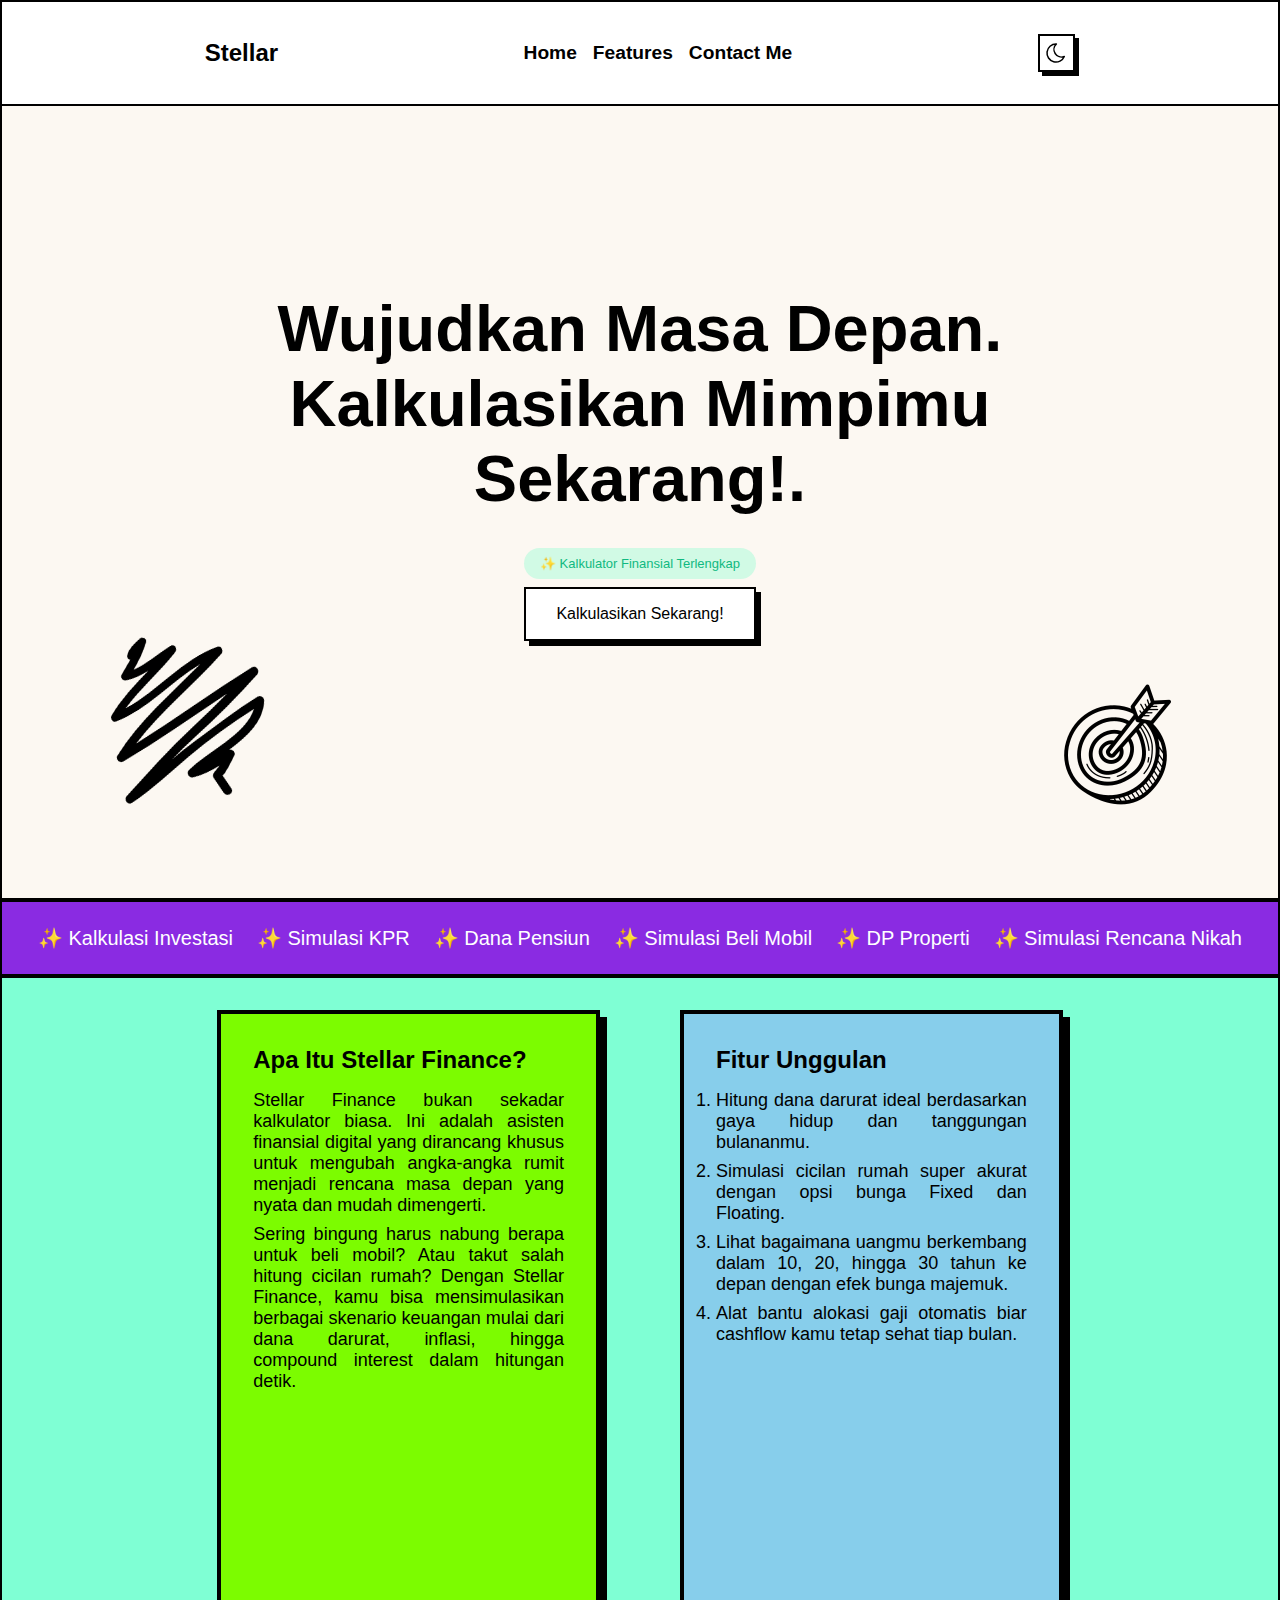
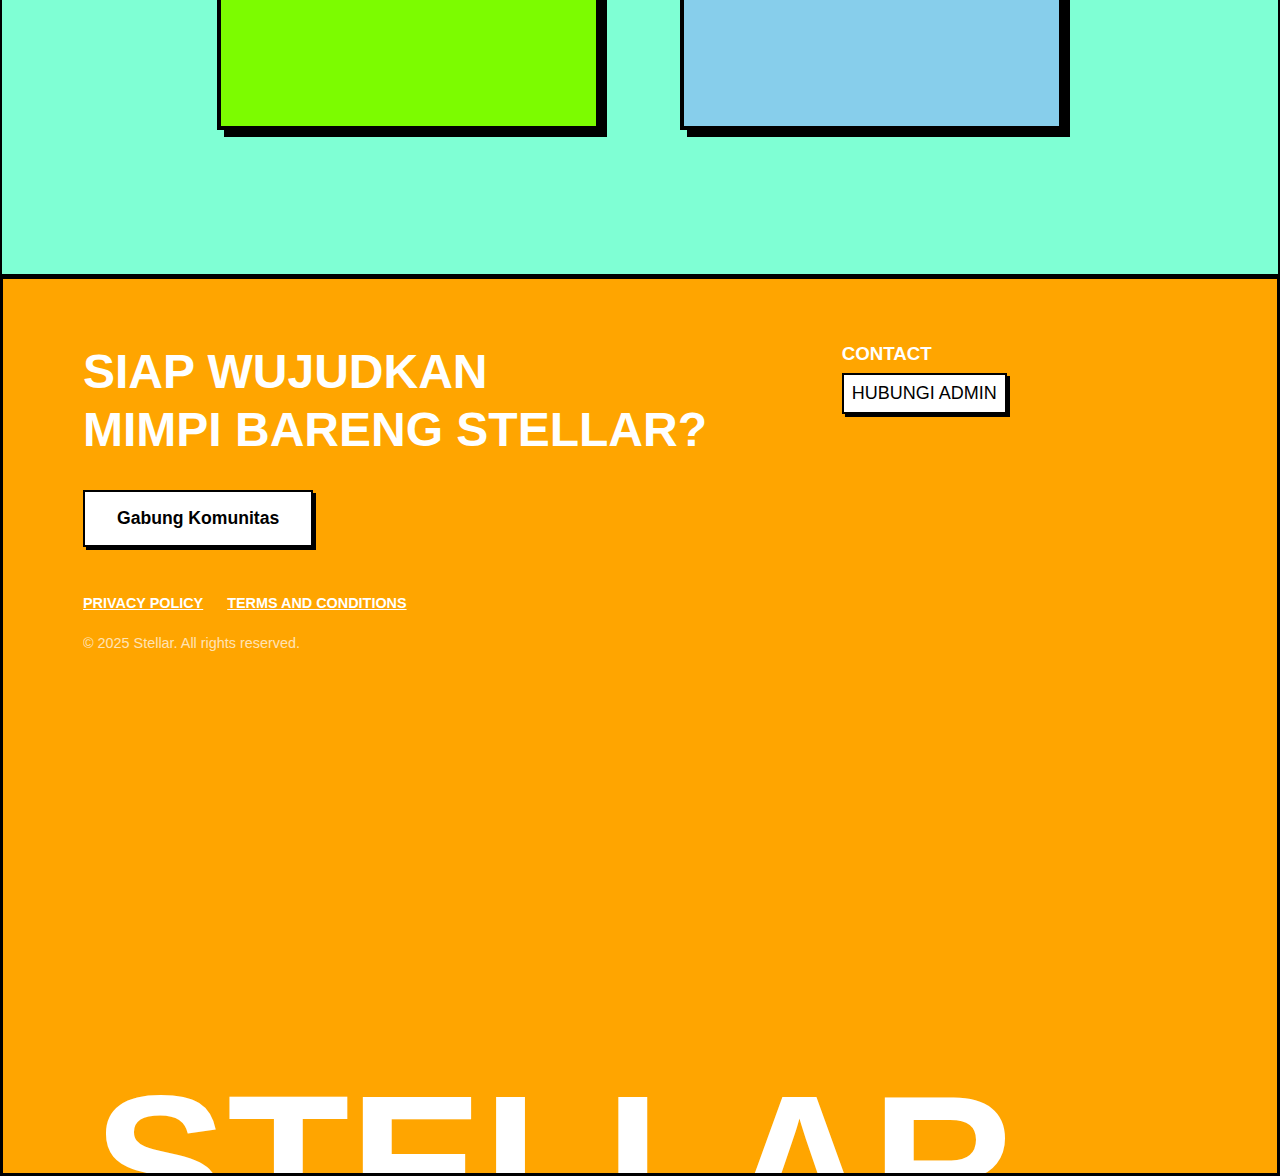
<file: index.html>
<!DOCTYPE html>
<html lang="en">
  <head>
    <meta charset="UTF-8" />
    <meta name="viewport" content="width=device-width, initial-scale=1.0" />
    <link rel="stylesheet" href="./styles/index.css" />
    <title>Stellar Finance</title>
  </head>
  <body>
    <div class="container">
      <nav>
        <a href="index.html" class="logo">Stellar</a>
        <ul>
          <li><a href="index.html">Home</a></li>
          <li><a href="pages/features.html">Features</a></li>
          <li><a href="pages/contact.html">Contact Me</a></li>
        </ul>

        <div class="nightMode">
          <svg
            xmlns="http://www.w3.org/2000/svg"
            width="24"
            height="24"
            viewBox="0 0 24 24"
            fill="none"
            stroke="#000000"
            stroke-width="1.5"
            stroke-linecap="round"
            stroke-linejoin="round"
            class="icon icon-tabler icons-tabler-outline icon-tabler-moon"
          >
            <path stroke="none" d="M0 0h24v24H0z" fill="none" />
            <path
              d="M12 3c.132 0 .263 0 .393 0a7.5 7.5 0 0 0 7.92 12.446a9 9 0 1 1 -8.313 -12.454z"
            />
          </svg>
        </div>
      </nav>

      <section class="hero">
        <h1>Wujudkan Masa Depan. Kalkulasikan Mimpimu Sekarang!.</h1>
        <div class="directFeatures">
          <p>✨ Kalkulator Finansial Terlengkap</p>
          <a href="pages/features.html">Kalkulasikan Sekarang!</a>
        </div>
        <img class="target" src="assets/icon/target.png" alt="" />
        <img
          class="abstractTree"
          src="assets/icon/abstract-christmas-tree.png"
          alt=""
        />
      </section>

      <section class="lineGap">
        <p>✨ Kalkulasi Investasi</p>
        <p>✨ Simulasi KPR</p>
        <p>✨ Dana Pensiun</p>
        <p>✨ Simulasi Beli Mobil</p>
        <p>✨ DP Properti</p>
        <p>✨ Simulasi Rencana Nikah</p>
      </section>

      <section class="aboutStellar">
        <div class="whatStellar">
          <h2>Apa Itu Stellar Finance?</h2>
          <p>
            Stellar Finance bukan sekadar kalkulator biasa. Ini adalah asisten
            finansial digital yang dirancang khusus untuk mengubah angka-angka
            rumit menjadi rencana masa depan yang nyata dan mudah dimengerti.
          </p>
          <p>
            Sering bingung harus nabung berapa untuk beli mobil? Atau takut
            salah hitung cicilan rumah? Dengan Stellar Finance, kamu bisa
            mensimulasikan berbagai skenario keuangan mulai dari dana darurat,
            inflasi, hingga compound interest dalam hitungan detik.
          </p>
        </div>
        <div class="stellarFeatures">
          <h2>Fitur Unggulan</h2>
          <ol>
            <li>
              Hitung dana darurat ideal berdasarkan gaya hidup dan tanggungan
              bulananmu.
            </li>
            <li>
              Simulasi cicilan rumah super akurat dengan opsi bunga Fixed dan
              Floating.
            </li>
            <li>
              Lihat bagaimana uangmu berkembang dalam 10, 20, hingga 30 tahun ke
              depan dengan efek bunga majemuk.
            </li>
            <li>
              Alat bantu alokasi gaji otomatis biar cashflow kamu tetap sehat
              tiap bulan.
            </li>
          </ol>
        </div>
      </section>

      <footer>
        <div class="footer-container">
          <p class="footer-title">STELLAR</p>
          <div class="footer-left">
            <h2>SIAP WUJUDKAN<br />MIMPI BARENG STELLAR?</h2>

            <a href="#" class="btn-footer">Gabung Komunitas</a>

            <div class="footer-links">
              <a href="#">PRIVACY POLICY</a>
              <a href="#">TERMS AND CONDITIONS</a>
            </div>

            <p class="copyright">&copy; 2025 Stellar. All rights reserved.</p>
          </div>

          <div class="footer-right">
            <h3>CONTACT</h3>
            <a href="pages/contact.html">Hubungi Admin</a>
          </div>
        </div>
      </footer>
    </div>
  </body>
</html>
</file>
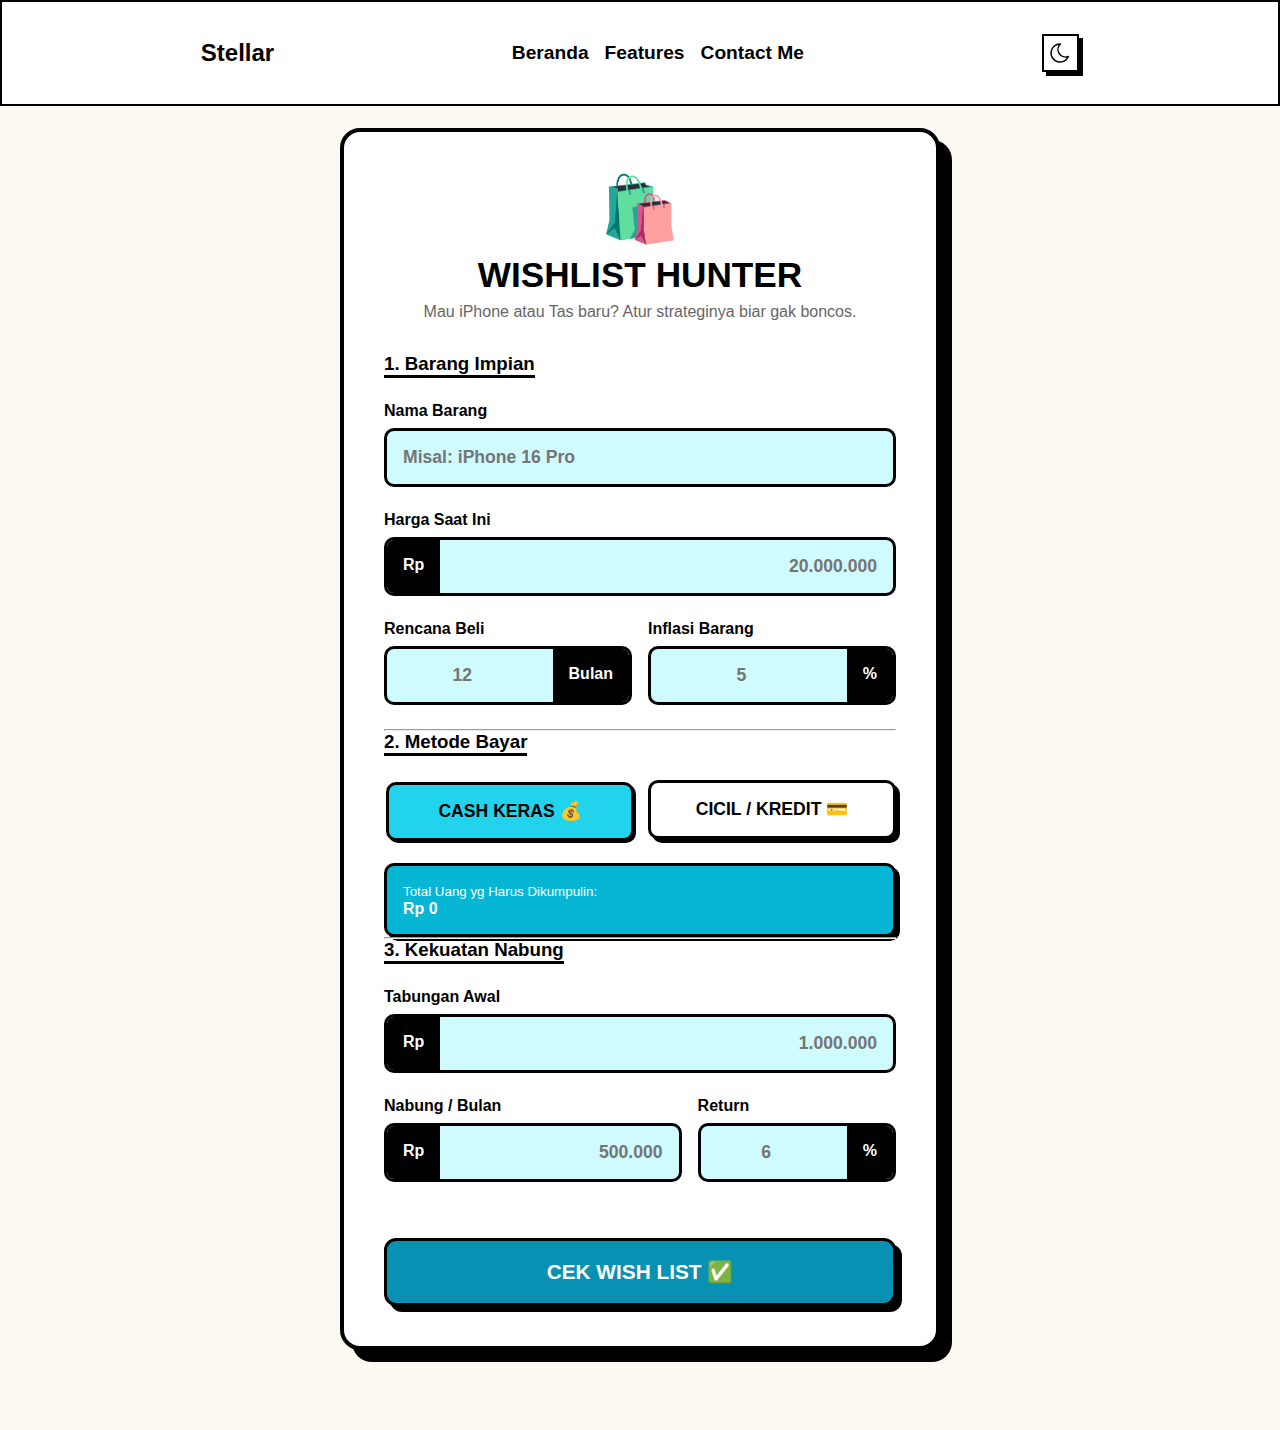
<file: pages/barang.html>
<!DOCTYPE html>
<html lang="en">
  <head>
    <meta charset="UTF-8" />
    <meta name="viewport" content="width=device-width, initial-scale=1.0" />
    <link rel="stylesheet" href="./../styles/index.css" />
    <link rel="stylesheet" href="./../styles/barang.css" />
    <title>Document</title>
  </head>
  <body>
    <div class="container">
      <nav>
        <a href="../index.html" class="logo">Stellar</a>
        <ul>
          <li><a href="../index.html">Beranda</a></li>
          <li><a href="features.html">Features</a></li>
          <li><a href="contact.html">Contact Me</a></li>
        </ul>

        <div class="nightMode">
          <svg
            xmlns="http://www.w3.org/2000/svg"
            width="24"
            height="24"
            viewBox="0 0 24 24"
            fill="none"
            stroke="#000000"
            stroke-width="1.5"
            stroke-linecap="round"
            stroke-linejoin="round"
            class="icon icon-tabler icons-tabler-outline icon-tabler-moon"
          >
            <path stroke="none" d="M0 0h24v24H0z" fill="none" />
            <path
              d="M12 3c.132 0 .263 0 .393 0a7.5 7.5 0 0 0 7.92 12.446a9 9 0 1 1 -8.313 -12.454z"
            />
          </svg>
        </div>
      </nav>

      <section class="shopping-section">
        <div class="neo-container">
          <div class="calc-header">
            <div class="mascot-box">🛍️</div>
            <h2>Wishlist Hunter</h2>
            <p>Mau iPhone atau Tas baru? Atur strateginya biar gak boncos.</p>
          </div>

          <form id="shopForm">
            <div class="strategy-section">
              <h3>1. Barang Impian</h3>

              <div class="input-block">
                <label>Nama Barang</label>
                <div class="neo-input-group cyan-theme">
                  <input
                    type="text"
                    id="itemName"
                    placeholder="Misal: iPhone 16 Pro"
                    style="text-align: left"
                  />
                </div>
              </div>

              <div class="input-block">
                <label>Harga Saat Ini</label>
                <div class="neo-input-group cyan-theme">
                  <span class="prefix">Rp</span>
                  <input
                    type="text"
                    id="itemPrice"
                    class="money-input"
                    placeholder="20.000.000"
                  />
                </div>
              </div>

              <div class="row-inputs">
                <div class="input-block" style="flex: 1">
                  <label>Rencana Beli</label>
                  <div class="neo-input-group cyan-theme">
                    <input
                      type="number"
                      id="targetMonths"
                      placeholder="12"
                      style="text-align: center"
                    />
                    <span class="suffix">Bulan</span>
                  </div>
                </div>

                <div class="input-block" style="flex: 1">
                  <label>Inflasi Barang</label>
                  <div class="neo-input-group cyan-theme">
                    <input
                      type="number"
                      id="inflationItem"
                      placeholder="5"
                      step="0.1"
                      style="text-align: center"
                    />
                    <span class="suffix">%</span>
                  </div>
                </div>
              </div>
            </div>

            <hr class="divider" />

            <div class="strategy-section">
              <h3>2. Metode Bayar</h3>

              <div class="payment-toggle">
                <input
                  type="radio"
                  id="payCash"
                  name="payMethod"
                  value="cash"
                  checked
                  onchange="toggleDP(false)"
                />
                <label for="payCash">CASH KERAS 💰</label>

                <input
                  type="radio"
                  id="payCredit"
                  name="payMethod"
                  value="credit"
                  onchange="toggleDP(true)"
                />
                <label for="payCredit">CICIL / KREDIT 💳</label>
              </div>

              <div
                id="dpSection"
                class="input-block"
                style="
                  display: none;
                  margin-top: 1.5rem;
                  animation: fadeIn 0.3s;
                "
              >
                <label>Rencana DP (Down Payment)</label>
                <div class="neo-input-group cyan-theme">
                  <input
                    type="number"
                    id="dpPercentItem"
                    placeholder="20"
                    style="text-align: center"
                  />
                  <span class="suffix">%</span>
                </div>
                <small>Biasanya DP minimal 10-20%</small>
              </div>

              <div class="info-badge cyan-badge">
                <div>
                  <small id="targetLabel">Total Uang yg Harus Dikumpulin:</small
                  ><br />
                  <strong id="finalTargetMoney">Rp 0</strong>
                </div>
              </div>
            </div>

            <hr class="divider" />

            <div class="strategy-section">
              <h3>3. Kekuatan Nabung</h3>

              <div class="input-block">
                <label>Tabungan Awal</label>
                <div class="neo-input-group cyan-theme">
                  <span class="prefix">Rp</span>
                  <input
                    type="text"
                    id="currentShopSave"
                    class="money-input"
                    placeholder="1.000.000"
                  />
                </div>
              </div>

              <div class="row-inputs">
                <div class="input-block" style="flex: 1.5">
                  <label>Nabung / Bulan</label>
                  <div class="neo-input-group cyan-theme">
                    <span class="prefix">Rp</span>
                    <input
                      type="text"
                      id="monthlyShopInvest"
                      class="money-input"
                      placeholder="500.000"
                    />
                  </div>
                </div>

                <div class="input-block" style="flex: 1">
                  <label>Return</label>
                  <div class="neo-input-group cyan-theme">
                    <input
                      type="number"
                      id="shopReturn"
                      placeholder="6"
                      style="text-align: center"
                    />
                    <span class="suffix">%</span>
                  </div>
                </div>
              </div>
            </div>

            <button type="submit" class="shop-btn">CEK WISH LIST ✅</button>
          </form>

          <div id="shopResult" class="result-card" style="display: none">
            <div class="result-header shop-header-result">
              <h4>🛒 Hasil Check-Out</h4>
            </div>

            <div class="result-body">
              <div id="shopStatusBox" class="safety-box">
                <div class="icon-status" id="shopIcon">🤩</div>
                <div class="text-status">
                  <h5 id="shopTitle">BISA BELI!</h5>
                  <p id="shopDesc">Uang cukup.</p>
                </div>
              </div>

              <div class="result-row big-result">
                <span>Target Dana Nanti (Kena Inflasi):</span>
                <h2 id="shopTargetAmount" style="color: #67e8f9">Rp 0</h2>
              </div>

              <div class="comparison-bar-wrapper">
                <div class="comp-label">
                  <span>Progress Tabungan:</span>
                  <strong id="shopProgressTxt">0%</strong>
                </div>
                <div class="progress-track" style="border-color: #22d3ee">
                  <div
                    id="shopProgressBar"
                    class="progress-fill"
                    style="width: 0%; background-color: #22d3ee"
                  ></div>
                </div>
              </div>

              <div class="result-details">
                <div class="detail-item">
                  <span>Estimasi Hasil Investasi:</span>
                  <strong id="shopWealth">Rp 0</strong>
                </div>
                <div class="detail-item">
                  <span>Selisih:</span>
                  <strong id="shopGap">Rp 0</strong>
                </div>
              </div>
            </div>
          </div>
        </div>
      </section>
    </div>
  </body>
</html>
</file>
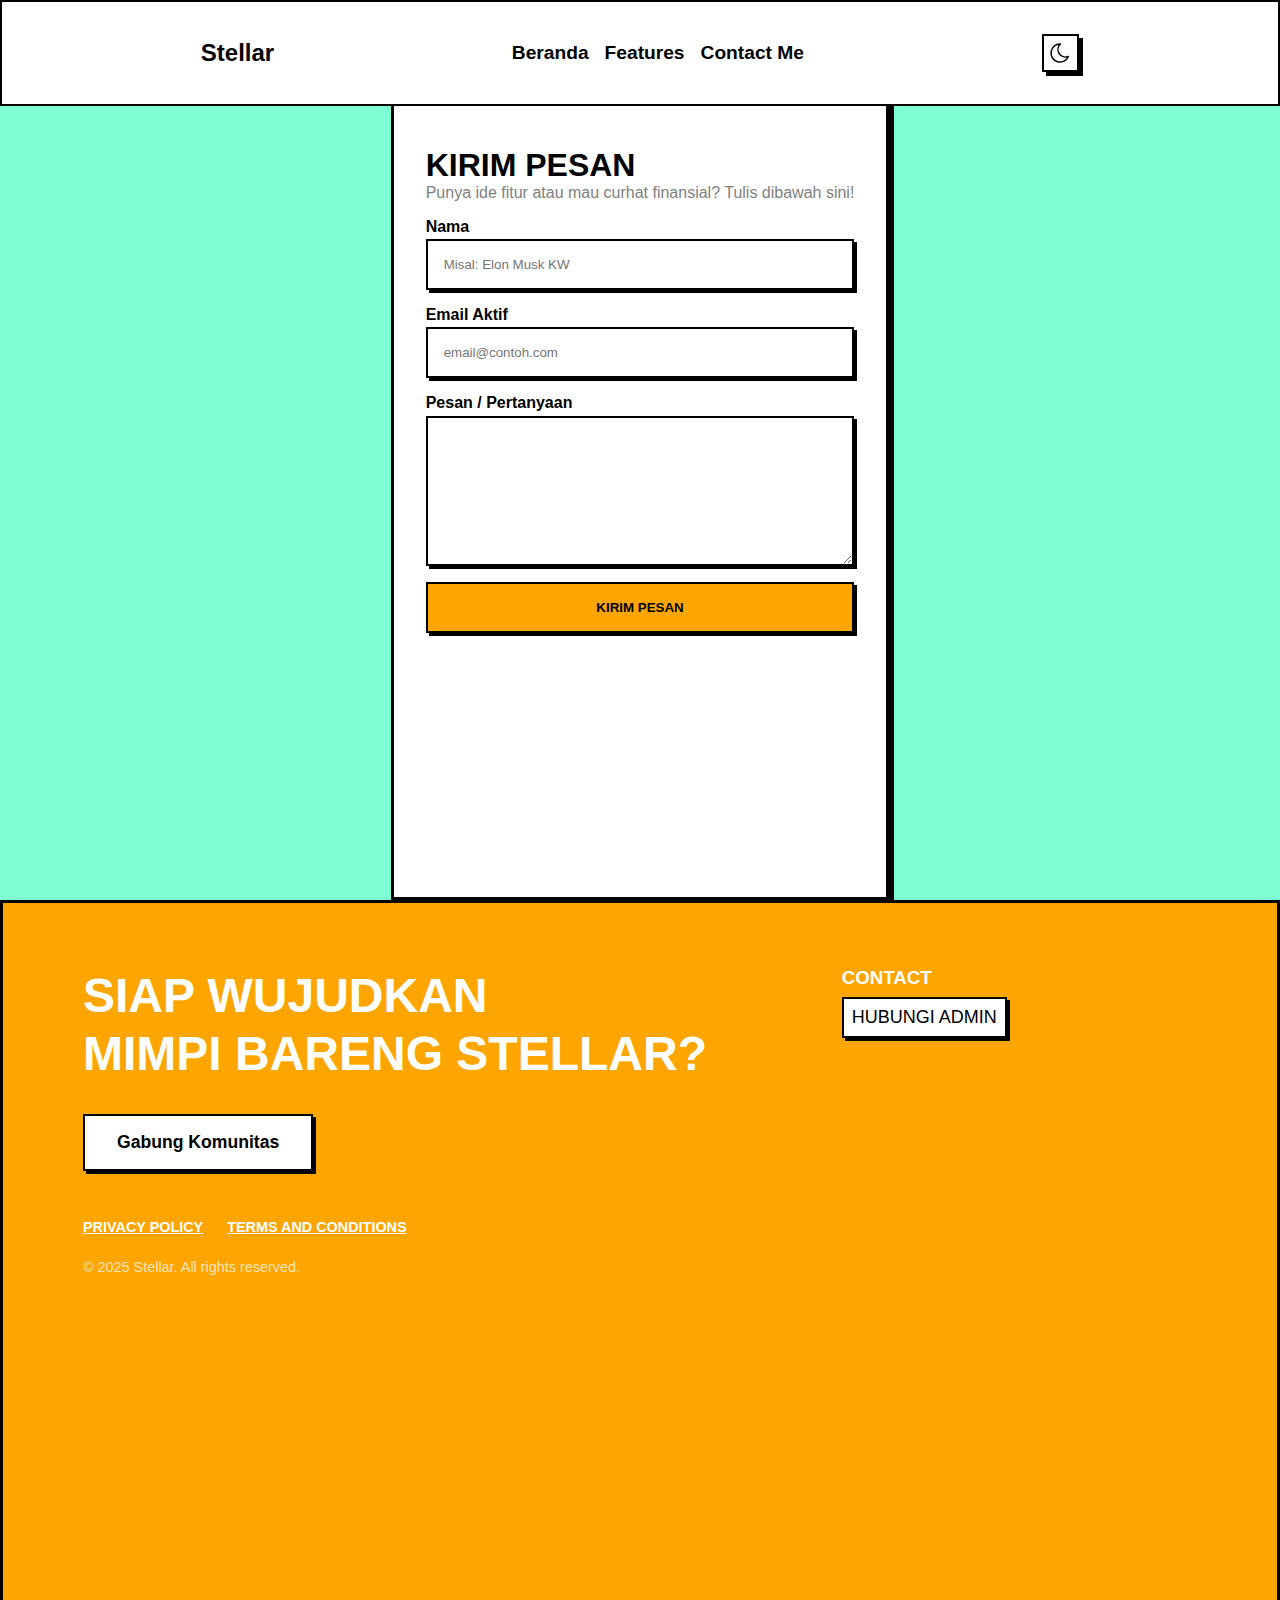
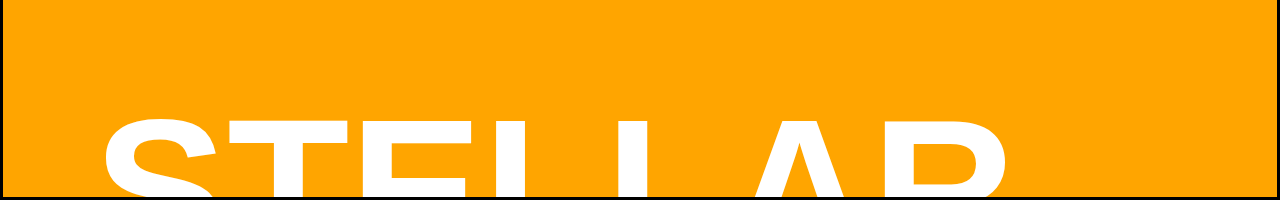
<file: pages/contact.html>
<!DOCTYPE html>
<html lang="en">
  <head>
    <meta charset="UTF-8" />
    <meta name="viewport" content="width=device-width, initial-scale=1.0" />
    <link rel="stylesheet" href="../styles/index.css" />
    <link rel="stylesheet" href="../styles/contact.css" />
    <title>Contact | Stellar</title>
  </head>
  <body>
    <div class="container">
      <nav>
        <a href="../index.html" class="logo">Stellar</a>
        <ul>
          <li><a href="../index.html">Beranda</a></li>
          <li><a href="features.html  ">Features</a></li>
          <li><a href="contact.html">Contact Me</a></li>
        </ul>

        <div class="nightMode">
          <svg
            xmlns="http://www.w3.org/2000/svg"
            width="24"
            height="24"
            viewBox="0 0 24 24"
            fill="none"
            stroke="#000000"
            stroke-width="1.5"
            stroke-linecap="round"
            stroke-linejoin="round"
            class="icon icon-tabler icons-tabler-outline icon-tabler-moon"
          >
            <path stroke="none" d="M0 0h24v24H0z" fill="none" />
            <path
              d="M12 3c.132 0 .263 0 .393 0a7.5 7.5 0 0 0 7.92 12.446a9 9 0 1 1 -8.313 -12.454z"
            />
          </svg>
        </div>
      </nav>

      <section class="form-contact">
        <div class="form-content">
          <h1>KIRIM PESAN</h1>
          <p>Punya ide fitur atau mau curhat finansial? Tulis dibawah sini!</p>

          <form action="">
            <div class="name">
              <label for="">Nama</label>
              <input type="text" placeholder="Misal: Elon Musk KW" />
            </div>
            <div class="email">
              <label for="">Email Aktif</label>
              <input type="text" placeholder="email@contoh.com" />
            </div>
            <div class="message">
              <label for="">Pesan / Pertanyaan</label>
              <textarea name="" id=""></textarea>
            </div>
            <button>KIRIM PESAN</button>
          </form>
        </div>
      </section>

      <footer>
        <div class="footer-container">
          <p class="footer-title">STELLAR</p>
          <div class="footer-left">
            <h2>SIAP WUJUDKAN<br />MIMPI BARENG STELLAR?</h2>

            <a href="#" class="btn-footer">Gabung Komunitas</a>

            <div class="footer-links">
              <a href="#">PRIVACY POLICY</a>
              <a href="#">TERMS AND CONDITIONS</a>
            </div>

            <p class="copyright">&copy; 2025 Stellar. All rights reserved.</p>
          </div>

          <div class="footer-right">
            <h3>CONTACT</h3>
            <a href="pages/contact.html">Hubungi Admin</a>
          </div>
        </div>
      </footer>
    </div>
  </body>
</html>
</file>
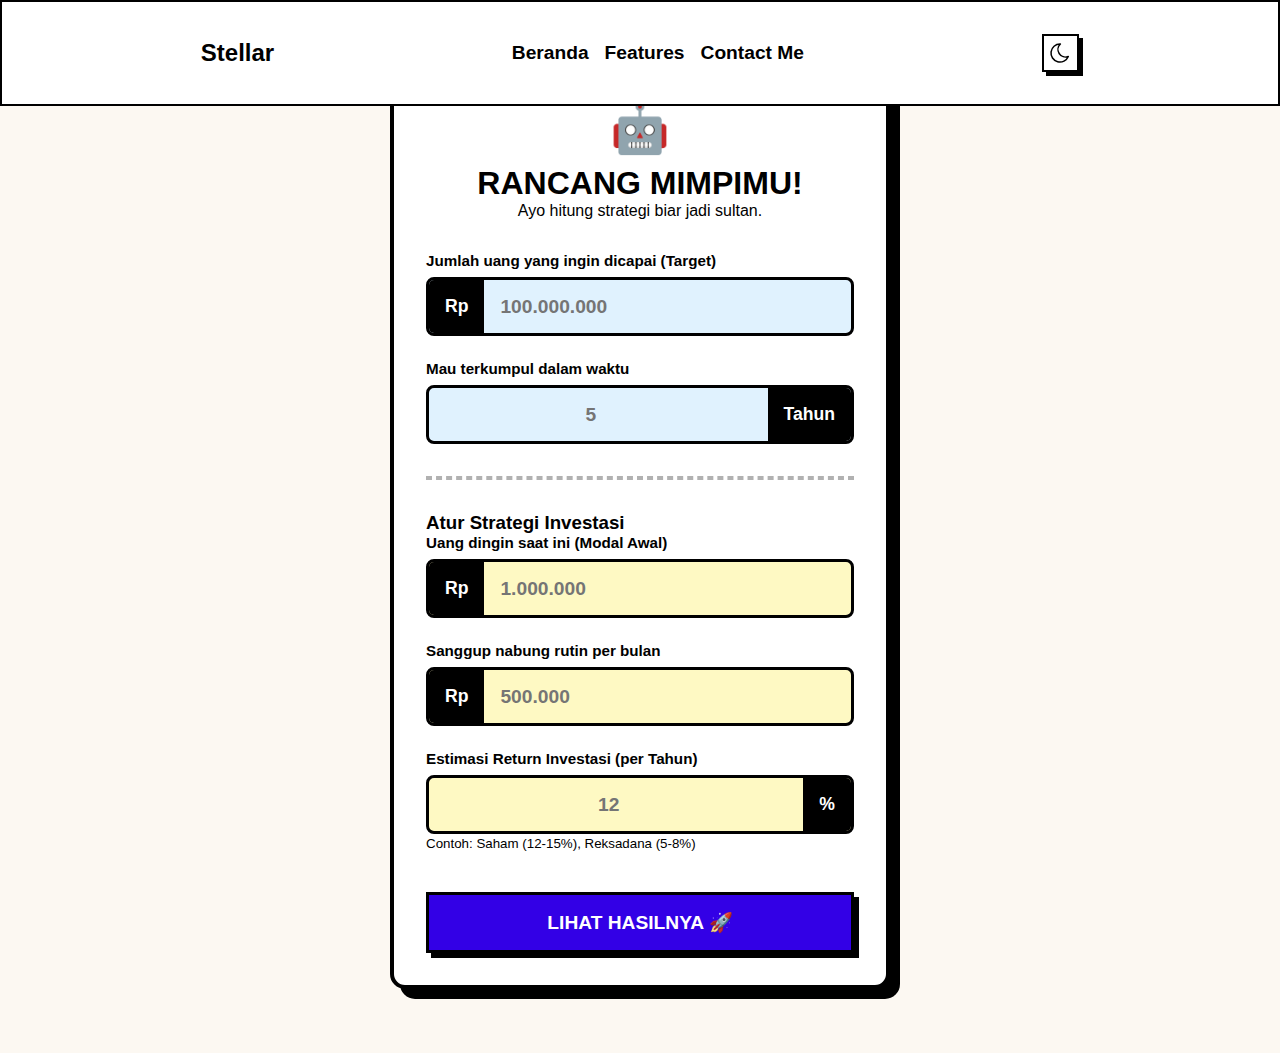
<file: pages/kalkulator.html>
<!DOCTYPE html>
<html lang="en">
  <head>
    <meta charset="UTF-8" />
    <meta name="viewport" content="width=device-width, initial-scale=1.0" />
    <link rel="stylesheet" href="./../styles/index.css" />
    <link rel="stylesheet" href="./../styles/kalkulator.css" />
    <title>Kalkulator</title>
  </head>
  <body>
    <div class="container">
      <nav>
        <a href="index.html" class="logo">Stellar</a>
        <ul>
          <li><a href="../index.html">Beranda</a></li>
          <li><a href="features.html">Features</a></li>
          <li><a href="contact.html">Contact Me</a></li>
        </ul>

        <div class="nightMode">
          <svg
            xmlns="http://www.w3.org/2000/svg"
            width="24"
            height="24"
            viewBox="0 0 24 24"
            fill="none"
            stroke="#000000"
            stroke-width="1.5"
            stroke-linecap="round"
            stroke-linejoin="round"
            class="icon icon-tabler icons-tabler-outline icon-tabler-moon"
          >
            <path stroke="none" d="M0 0h24v24H0z" fill="none" />
            <path
              d="M12 3c.132 0 .263 0 .393 0a7.5 7.5 0 0 0 7.92 12.446a9 9 0 1 1 -8.313 -12.454z"
            />
          </svg>
        </div>
      </nav>

      <section class="calculator-section">
        <div class="neo-container">
          <div class="calc-header">
            <div class="mascot-box">🤖</div>
            <h2>Rancang Mimpimu!</h2>
            <p>Ayo hitung strategi biar jadi sultan.</p>
          </div>

          <form id="investForm">
            <div class="input-block">
              <label>Jumlah uang yang ingin dicapai (Target)</label>
              <div class="neo-input-group">
                <span class="prefix">Rp</span>
                <input
                  type="text"
                  id="targetMoney"
                  class="money-input"
                  placeholder="100.000.000"
                />
              </div>
            </div>

            <div class="input-block">
              <label>Mau terkumpul dalam waktu</label>
              <div class="neo-input-group">
                <input
                  type="number"
                  id="duration"
                  placeholder="5"
                  style="text-align: center"
                />
                <span class="suffix">Tahun</span>
              </div>
            </div>

            <hr class="divider" />

            <div class="strategy-section">
              <h3>Atur Strategi Investasi</h3>

              <div class="input-block">
                <label>Uang dingin saat ini (Modal Awal)</label>
                <div class="neo-input-group yellow-theme">
                  <span class="prefix">Rp</span>
                  <input
                    type="text"
                    id="initialMoney"
                    class="money-input"
                    placeholder="1.000.000"
                  />
                </div>
              </div>

              <div class="input-block">
                <label>Sanggup nabung rutin per bulan</label>
                <div class="neo-input-group yellow-theme">
                  <span class="prefix">Rp</span>
                  <input
                    type="text"
                    id="monthlySave"
                    class="money-input"
                    placeholder="500.000"
                  />
                </div>
              </div>

              <div class="input-block">
                <label>Estimasi Return Investasi (per Tahun)</label>
                <div class="neo-input-group yellow-theme">
                  <input
                    type="number"
                    id="returnRate"
                    placeholder="12"
                    style="text-align: center"
                  />
                  <span class="suffix">%</span>
                </div>
                <small>Contoh: Saham (12-15%), Reksadana (5-8%)</small>
              </div>
            </div>

            <button type="submit" class="btn-calculate">
              LIHAT HASILNYA 🚀
            </button>
          </form>

          <div id="resultCard" class="result-card" style="display: none">
            <div class="result-header">
              <h4>✨ Hasil Strategimu</h4>
            </div>

            <div class="result-body">
              <div class="result-row big-result">
                <span>Total Uang Terkumpul:</span>
                <h2 id="totalResult">Rp 0</h2>
              </div>

              <div class="breakdown-bar">
                <div
                  id="barPrincipal"
                  class="bar-part principal"
                  style="width: 50%"
                ></div>
                <div
                  id="barInterest"
                  class="bar-part interest"
                  style="width: 50%"
                ></div>
              </div>
              <div class="legend">
                <span class="dot-principal">● Pokok (Uangmu)</span>
                <span class="dot-interest">● Bunga (Cuan)</span>
              </div>

              <div class="result-details">
                <div class="detail-item">
                  <span>Total Modal Disetor:</span>
                  <strong id="totalPrincipal">Rp 0</strong>
                </div>
                <div class="detail-item">
                  <span>Total Cuan Investasi:</span>
                  <strong id="totalInterest" style="color: #4ade80"
                    >Rp 0</strong
                  >
                </div>
                <div class="detail-item">
                  <span>Selisih dari Target:</span>
                  <strong id="targetGap">Rp 0</strong>
                </div>
              </div>
            </div>
          </div>
        </div>
      </section>
    </div>

    <script src="../javascript/kalkulator.js"></script>
  </body>
</html>
</file>
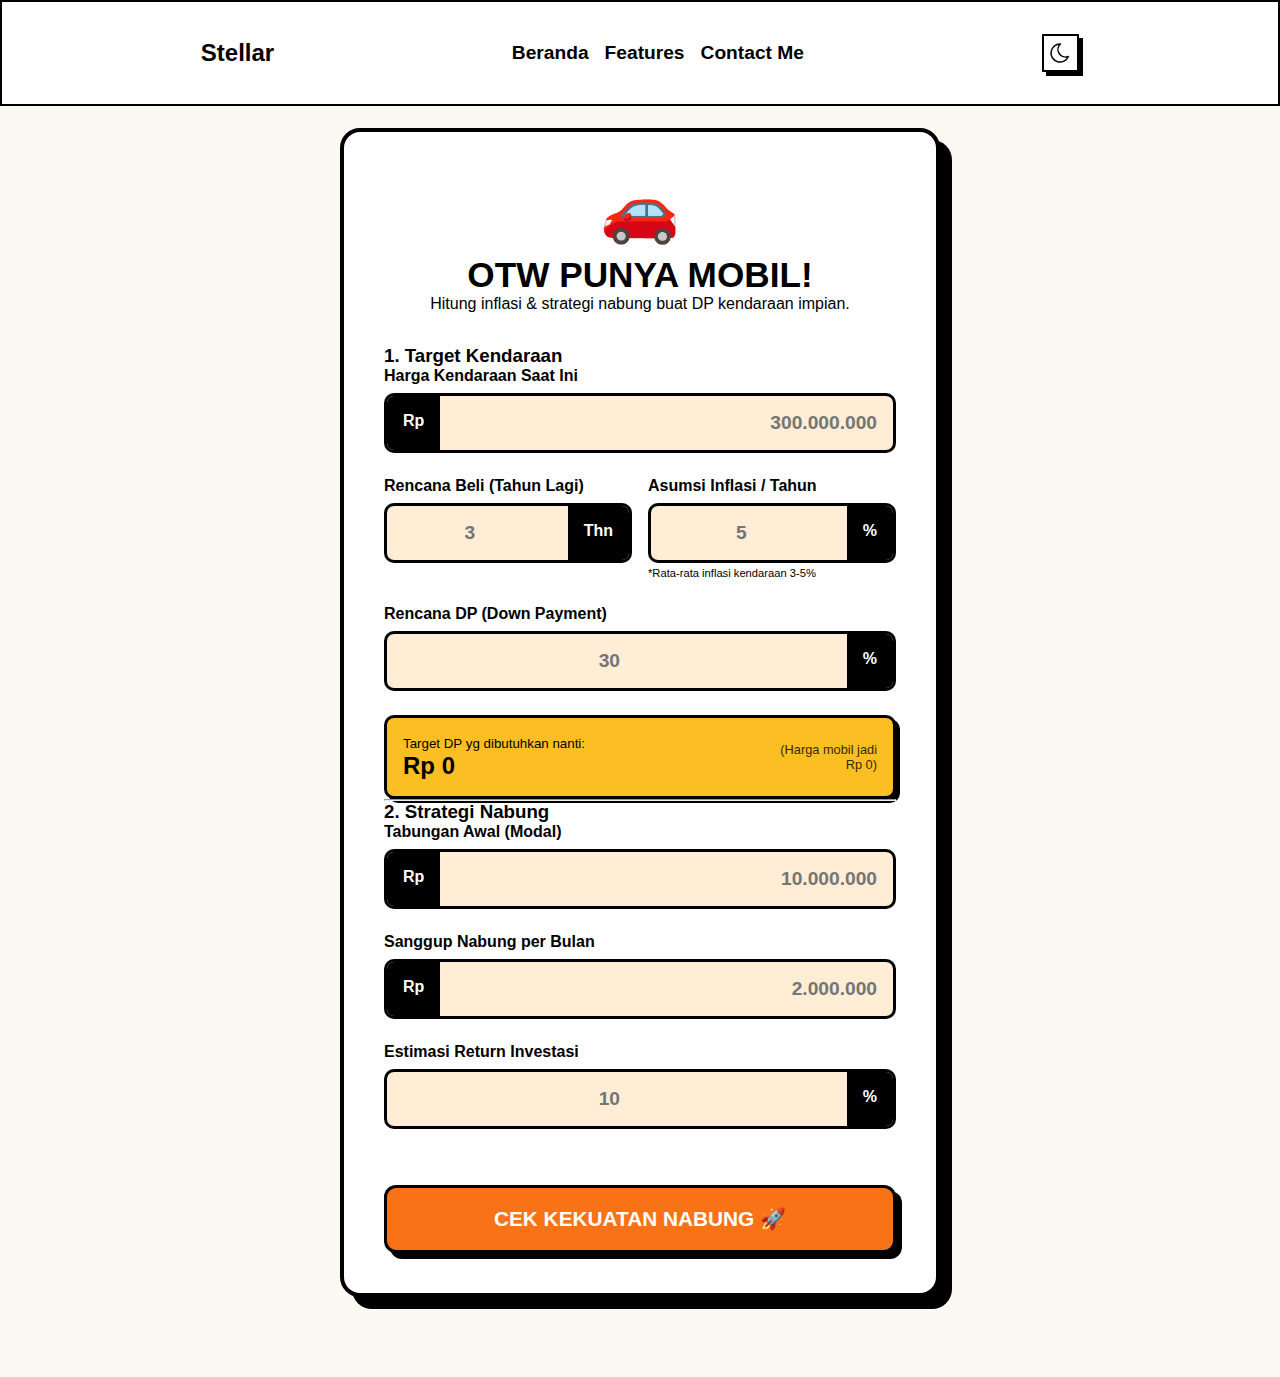
<file: pages/kendaraan.html>
<!DOCTYPE html>
<html lang="en">
  <head>
    <meta charset="UTF-8" />
    <meta name="viewport" content="width=device-width, initial-scale=1.0" />
    <link rel="stylesheet" href="../styles/index.css" />
    <link rel="stylesheet" href="../styles/kendaraan.css" />
    <title>Document</title>
  </head>
  <body>
    <div class="container">
      <nav>
        <a href="../index.html" class="logo">Stellar</a>
        <ul>
          <li><a href="../index.html">Beranda</a></li>
          <li><a href="features.html">Features</a></li>
          <li><a href="contact.html">Contact Me</a></li>
        </ul>

        <div class="nightMode">
          <svg
            xmlns="http://www.w3.org/2000/svg"
            width="24"
            height="24"
            viewBox="0 0 24 24"
            fill="none"
            stroke="#000000"
            stroke-width="1.5"
            stroke-linecap="round"
            stroke-linejoin="round"
            class="icon icon-tabler icons-tabler-outline icon-tabler-moon"
          >
            <path stroke="none" d="M0 0h24v24H0z" fill="none" />
            <path
              d="M12 3c.132 0 .263 0 .393 0a7.5 7.5 0 0 0 7.92 12.446a9 9 0 1 1 -8.313 -12.454z"
            />
          </svg>
        </div>
      </nav>

      <section class="vehicle-section">
        <div class="neo-container">
          <div class="calc-header">
            <div class="mascot-box">🚗</div>
            <h2>Otw Punya Mobil!</h2>
            <p>Hitung inflasi & strategi nabung buat DP kendaraan impian.</p>
          </div>

          <form id="vehicleForm">
            <div class="strategy-section">
              <h3>1. Target Kendaraan</h3>

              <div class="input-block">
                <label>Harga Kendaraan Saat Ini</label>
                <div class="neo-input-group orange-theme">
                  <span class="prefix">Rp</span>
                  <input
                    type="text"
                    id="carPrice"
                    class="money-input"
                    placeholder="300.000.000"
                  />
                </div>
              </div>

              <div class="row-inputs">
                <div class="input-block" style="flex: 1">
                  <label>Rencana Beli (Tahun Lagi)</label>
                  <div class="neo-input-group orange-theme">
                    <input
                      type="number"
                      id="yearsTime"
                      placeholder="3"
                      style="text-align: center"
                    />
                    <span class="suffix">Thn</span>
                  </div>
                </div>

                <div class="input-block" style="flex: 1">
                  <label>Asumsi Inflasi / Tahun</label>
                  <div class="neo-input-group orange-theme">
                    <input
                      type="number"
                      id="inflationRate"
                      placeholder="5"
                      step="0.1"
                      style="text-align: center"
                    />
                    <span class="suffix">%</span>
                  </div>
                  <small style="font-size: 0.7rem"
                    >*Rata-rata inflasi kendaraan 3-5%</small
                  >
                </div>
              </div>

              <div class="input-block">
                <label>Rencana DP (Down Payment)</label>
                <div class="neo-input-group orange-theme">
                  <input
                    type="number"
                    id="dpPercent"
                    placeholder="30"
                    style="text-align: center"
                  />
                  <span class="suffix">%</span>
                </div>
              </div>

              <div class="info-badge orange-badge">
                <div>
                  <small>Target DP yg dibutuhkan nanti:</small><br />
                  <strong id="targetFutureDP" style="font-size: 1.5rem"
                    >Rp 0</strong
                  >
                </div>
                <div style="text-align: right; font-size: 0.8rem; opacity: 0.8">
                  (Harga mobil jadi <br /><span id="futureCarPrice">Rp 0</span>)
                </div>
              </div>
            </div>

            <hr class="divider" />

            <div class="strategy-section">
              <h3>2. Strategi Nabung</h3>

              <div class="input-block">
                <label>Tabungan Awal (Modal)</label>
                <div class="neo-input-group orange-theme">
                  <span class="prefix">Rp</span>
                  <input
                    type="text"
                    id="currentSavings"
                    class="money-input"
                    placeholder="10.000.000"
                  />
                </div>
              </div>

              <div class="input-block">
                <label>Sanggup Nabung per Bulan</label>
                <div class="neo-input-group orange-theme">
                  <span class="prefix">Rp</span>
                  <input
                    type="text"
                    id="monthlySavings"
                    class="money-input"
                    placeholder="2.000.000"
                  />
                </div>
              </div>

              <div class="input-block">
                <label>Estimasi Return Investasi</label>
                <div class="neo-input-group orange-theme">
                  <input
                    type="number"
                    id="investReturn"
                    placeholder="10"
                    style="text-align: center"
                  />
                  <span class="suffix">%</span>
                </div>
              </div>
            </div>

            <button type="submit" class="vehicle-btn">
              CEK KEKUATAN NABUNG 🚀
            </button>
          </form>

          <div id="vehicleResult" class="result-card" style="display: none">
            <div class="result-header vehicle-header-result">
              <h4>🏁 Hasil Balapan Nabung</h4>
            </div>

            <div class="result-body">
              <div id="statusBox" class="safety-box status-warning">
                <div class="icon-status" id="statusIcon">🤔</div>
                <div class="text-status">
                  <h5 id="statusTitle">Menghitung...</h5>
                  <p id="statusDesc">...</p>
                </div>
              </div>

              <div class="result-row big-result">
                <span>Uang Terkumpul Nanti:</span>
                <h2 id="resTotalMoney">Rp 0</h2>
              </div>

              <div class="comparison-bar-wrapper">
                <div class="comp-label">
                  <span>Progress ke Target DP:</span>
                  <strong id="progressPercent">0%</strong>
                </div>
                <div class="progress-track">
                  <div
                    id="progressBar"
                    class="progress-fill"
                    style="width: 0%"
                  ></div>
                </div>
              </div>

              <div class="result-details">
                <div class="detail-item">
                  <span>Target DP (Kena Inflasi):</span>
                  <strong id="resTargetDP">Rp 0</strong>
                </div>
                <div class="detail-item">
                  <span>Selisih (Kurang/Lebih):</span>
                  <strong id="resGap">Rp 0</strong>
                </div>
              </div>
            </div>
          </div>
        </div>
      </section>
    </div>

    <script src="../javascript/kendaraan.js"></script>
  </body>
</html>
</file>
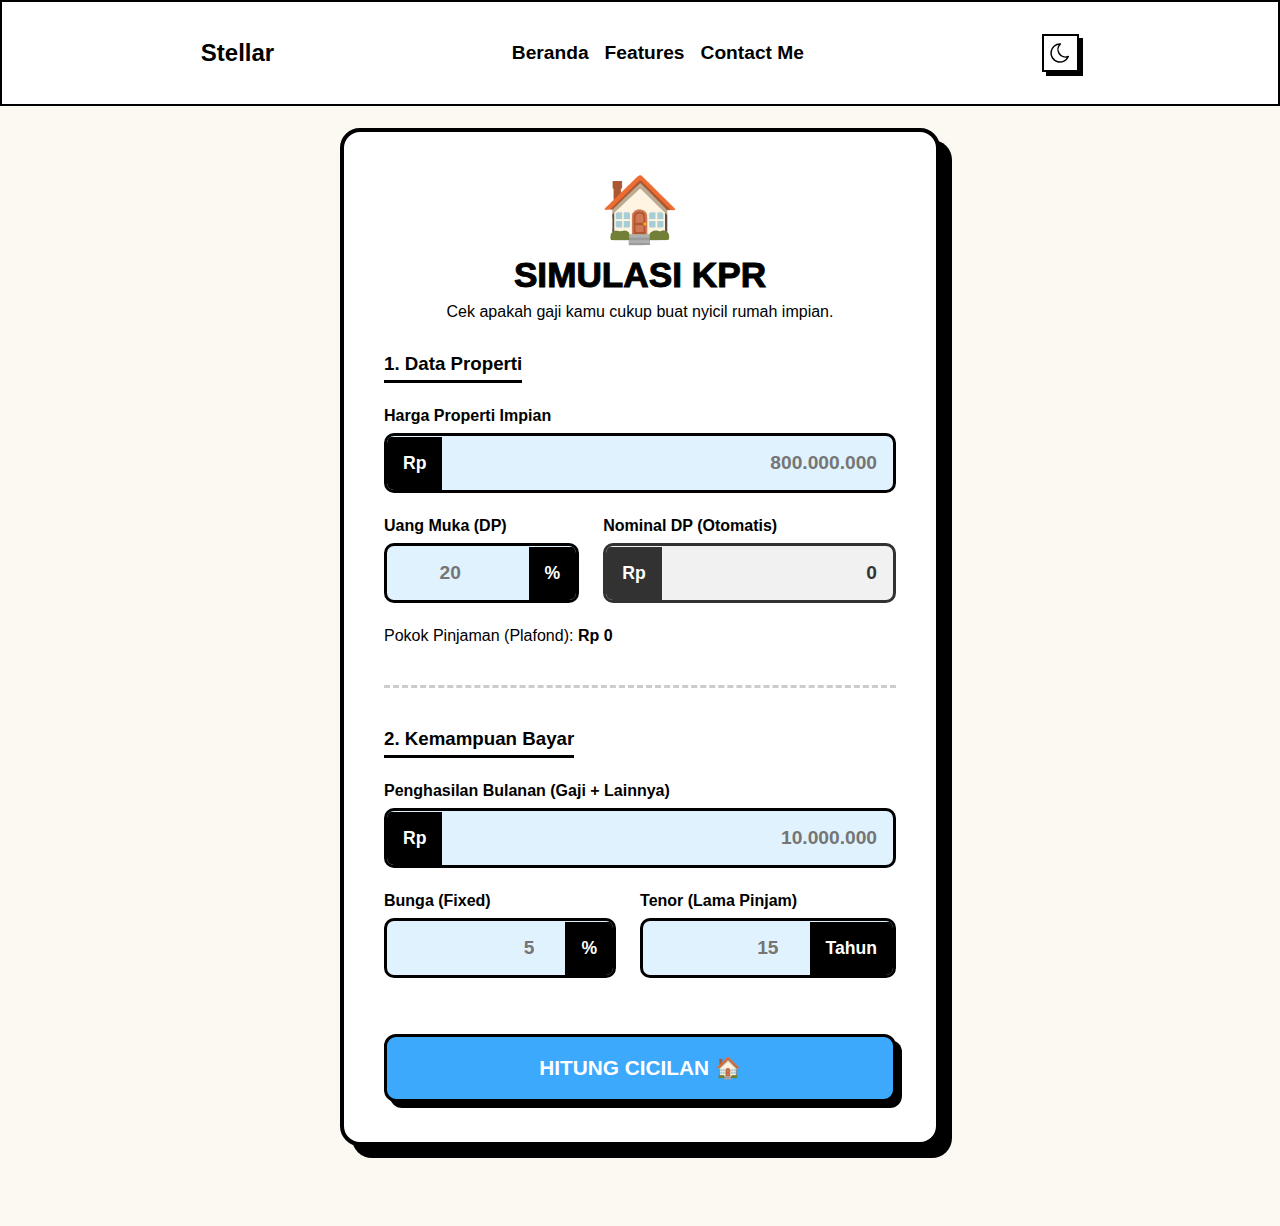
<file: pages/kpr.html>
<!DOCTYPE html>
<html lang="en">
  <head>
    <meta charset="UTF-8" />
    <meta name="viewport" content="width=device-width, initial-scale=1.0" />
    <link rel="stylesheet" href="../styles/index.css" />
    <link rel="stylesheet" href="../styles/kpr.css" />
    <title>Document</title>
  </head>
  <body>
    <div class="container">
      <nav>
        <a href="../index.html" class="logo">Stellar</a>
        <ul>
          <li><a href="../index.html">Beranda</a></li>
          <li><a href="features.html">Features</a></li>
          <li><a href="contact.html">Contact Me</a></li>
        </ul>

        <div class="nightMode">
          <svg
            xmlns="http://www.w3.org/2000/svg"
            width="24"
            height="24"
            viewBox="0 0 24 24"
            fill="none"
            stroke="#000000"
            stroke-width="1.5"
            stroke-linecap="round"
            stroke-linejoin="round"
            class="icon icon-tabler icons-tabler-outline icon-tabler-moon"
          >
            <path stroke="none" d="M0 0h24v24H0z" fill="none" />
            <path
              d="M12 3c.132 0 .263 0 .393 0a7.5 7.5 0 0 0 7.92 12.446a9 9 0 1 1 -8.313 -12.454z"
            />
          </svg>
        </div>
      </nav>

      <section class="kpr-section">
        <div class="neo-container">
          <div class="calc-header">
            <div class="mascot-box">🏠</div>
            <h2>Simulasi KPR</h2>
            <p>Cek apakah gaji kamu cukup buat nyicil rumah impian.</p>
          </div>

          <form id="kprForm">
            <div class="strategy-section">
              <h3>1. Data Properti</h3>

              <div class="input-block">
                <label>Harga Properti Impian</label>
                <div class="neo-input-group blue-theme">
                  <span class="prefix">Rp</span>
                  <input
                    type="text"
                    id="propertyPrice"
                    class="money-input"
                    placeholder="800.000.000"
                  />
                </div>
              </div>

              <div class="row-inputs">
                <div class="input-block" style="flex: 1">
                  <label>Uang Muka (DP)</label>
                  <div class="neo-input-group blue-theme">
                    <input
                      type="number"
                      id="dpPercent"
                      placeholder="20"
                      style="text-align: center"
                    />
                    <span class="suffix">%</span>
                  </div>
                </div>

                <div class="input-block" style="flex: 1.5">
                  <label>Nominal DP (Otomatis)</label>
                  <div class="neo-input-group disabled-input">
                    <span class="prefix">Rp</span>
                    <input type="text" id="dpAmount" readonly value="0" />
                  </div>
                </div>
              </div>

              <div class="info-badge">
                <span>Pokok Pinjaman (Plafond):</span>
                <strong id="loanPrincipal">Rp 0</strong>
              </div>
            </div>

            <hr class="divider" />

            <div class="strategy-section">
              <h3>2. Kemampuan Bayar</h3>

              <div class="input-block">
                <label>Penghasilan Bulanan (Gaji + Lainnya)</label>
                <div class="neo-input-group blue-theme">
                  <span class="prefix">Rp</span>
                  <input
                    type="text"
                    id="monthlyIncome"
                    class="money-input"
                    placeholder="10.000.000"
                  />
                </div>
              </div>

              <div class="row-inputs">
                <div class="input-block">
                  <label>Bunga (Fixed)</label>
                  <div class="neo-input-group blue-theme">
                    <input
                      type="number"
                      id="interestRate"
                      placeholder="5"
                      step="0.1"
                    />
                    <span class="suffix">%</span>
                  </div>
                </div>

                <div class="input-block">
                  <label>Tenor (Lama Pinjam)</label>
                  <div class="neo-input-group blue-theme">
                    <input type="number" id="loanTenure" placeholder="15" />
                    <span class="suffix">Tahun</span>
                  </div>
                </div>
              </div>
            </div>

            <button type="submit" class="btn-calculate kpr-btn">
              HITUNG CICILAN 🏠
            </button>
          </form>

          <div id="kprResult" class="result-card" style="display: none">
            <div class="result-header kpr-header-result">
              <h4>📊 Analisa KPR Kamu</h4>
            </div>

            <div class="result-body">
              <div id="safetyBadge" class="safety-box status-safe">
                <div class="icon-status">✅</div>
                <div class="text-status">
                  <h5>Aman Banget!</h5>
                  <p>Cicilan masih di bawah 30% gaji kamu.</p>
                </div>
              </div>

              <div class="result-row big-result">
                <span>Cicilan Per Bulan:</span>
                <h2 id="monthlyInstallment">Rp 0</h2>
              </div>

              <div class="result-details">
                <div class="detail-item">
                  <span>Rasio Cicilan vs Gaji:</span>
                  <strong id="dtiRatio">0%</strong>
                </div>
                <div class="detail-item">
                  <span>Total Pinjaman:</span>
                  <strong id="resLoan">Rp 0</strong>
                </div>
                <div class="detail-item">
                  <span>Total Bunga Dibayar:</span>
                  <strong id="resInterest" style="color: #ff5f56">Rp 0</strong>
                </div>
                <div class="detail-item">
                  <span>Total Setor ke Bank:</span>
                  <strong id="resTotalPayment">Rp 0</strong>
                </div>
              </div>
            </div>
          </div>
        </div>
      </section>
    </div>

    <script src="../javascript/kpr.js"></script>
  </body>
</html>
</file>
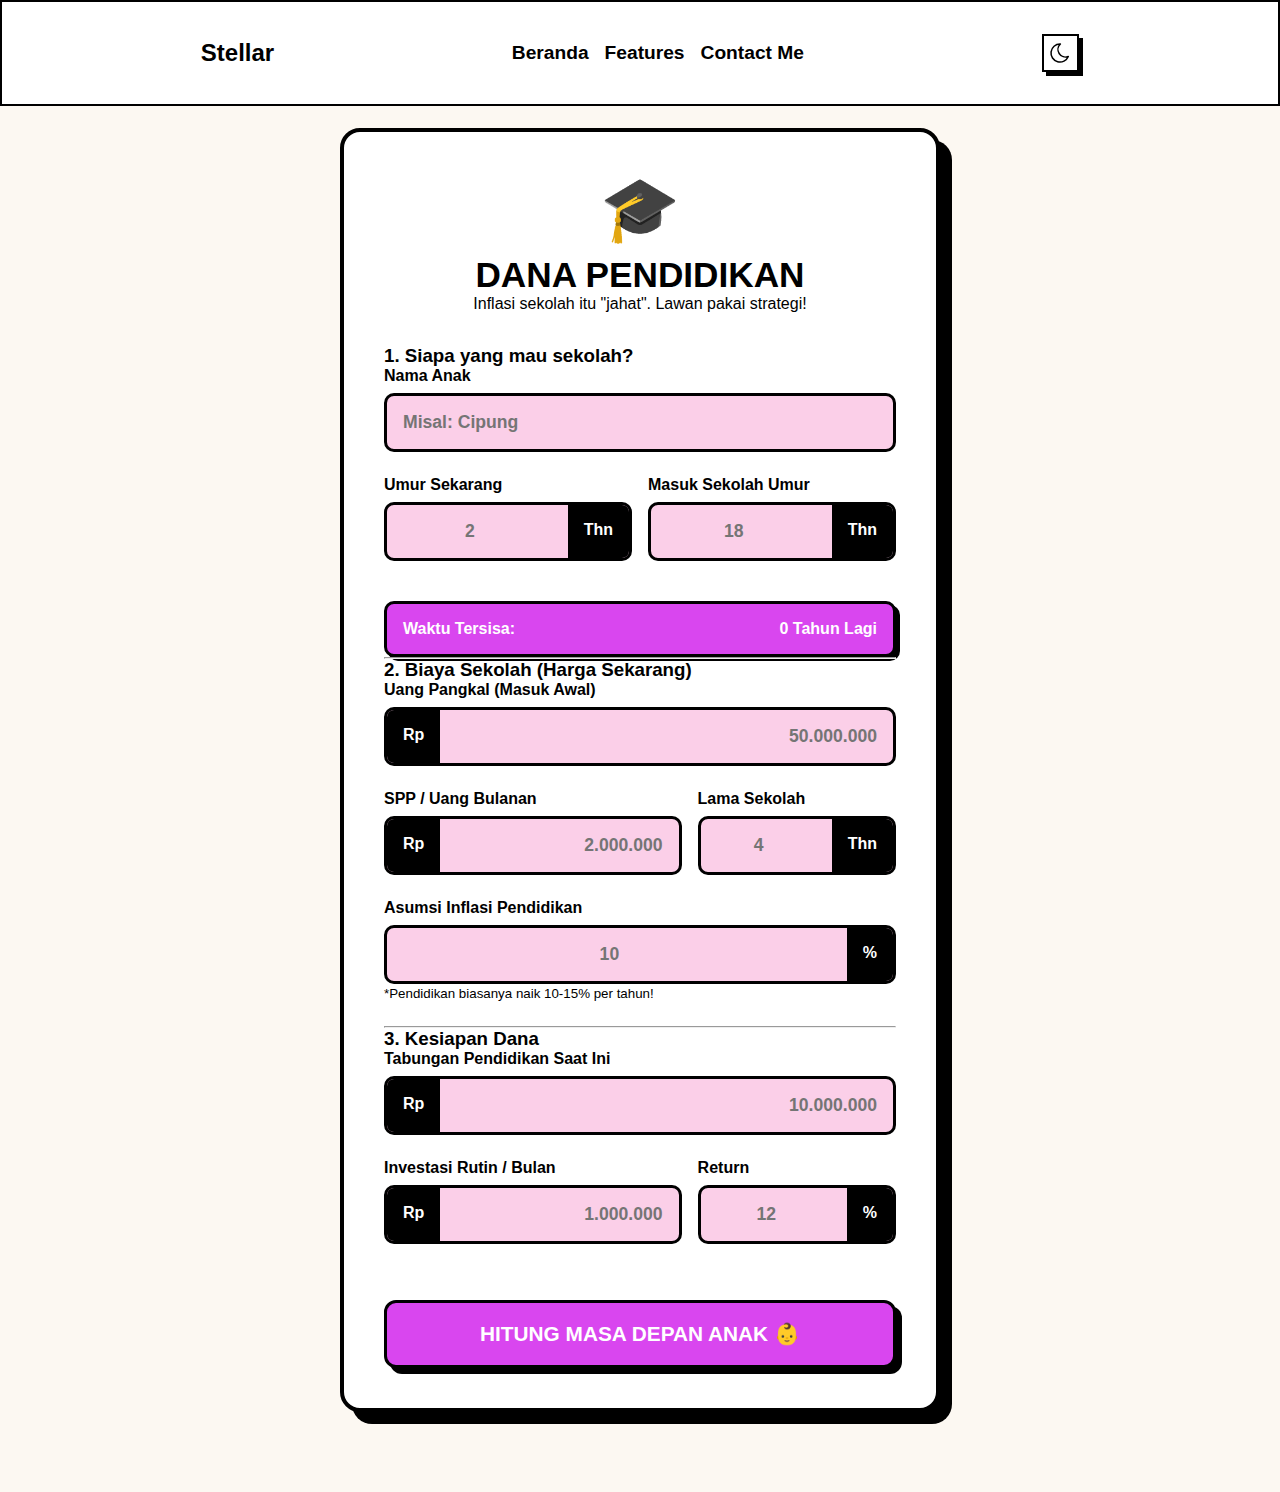
<file: pages/pendidikan.html>
<!DOCTYPE html>
<html lang="en">
  <head>
    <meta charset="UTF-8" />
    <meta name="viewport" content="width=device-width, initial-scale=1.0" />
    <link rel="stylesheet" href="../styles/index.css" />
    <link rel="stylesheet" href="../styles/pendidikan.css" />
    <title>Document</title>
  </head>
  <body>
    <div class="container">
      <nav>
        <a href="../index.html" class="logo">Stellar</a>
        <ul>
          <li><a href="../index.html">Beranda</a></li>
          <li><a href="features.html">Features</a></li>
          <li><a href="contact.html">Contact Me</a></li>
        </ul>

        <div class="nightMode">
          <svg
            xmlns="http://www.w3.org/2000/svg"
            width="24"
            height="24"
            viewBox="0 0 24 24"
            fill="none"
            stroke="#000000"
            stroke-width="1.5"
            stroke-linecap="round"
            stroke-linejoin="round"
            class="icon icon-tabler icons-tabler-outline icon-tabler-moon"
          >
            <path stroke="none" d="M0 0h24v24H0z" fill="none" />
            <path
              d="M12 3c.132 0 .263 0 .393 0a7.5 7.5 0 0 0 7.92 12.446a9 9 0 1 1 -8.313 -12.454z"
            />
          </svg>
        </div>
      </nav>

      <section class="education-section">
        <div class="neo-container">
          <div class="calc-header">
            <div class="mascot-box">🎓</div>
            <h2>Dana Pendidikan</h2>
            <p>Inflasi sekolah itu "jahat". Lawan pakai strategi!</p>
          </div>

          <form id="eduForm">
            <div class="strategy-section">
              <h3>1. Siapa yang mau sekolah?</h3>

              <div class="input-block">
                <label>Nama Anak</label>
                <div class="neo-input-group pink-theme">
                  <input
                    type="text"
                    id="childName"
                    placeholder="Misal: Cipung"
                    style="text-align: left"
                  />
                </div>
              </div>

              <div class="row-inputs">
                <div class="input-block" style="flex: 1">
                  <label>Umur Sekarang</label>
                  <div class="neo-input-group pink-theme">
                    <input
                      type="number"
                      id="childAge"
                      placeholder="2"
                      style="text-align: center"
                    />
                    <span class="suffix">Thn</span>
                  </div>
                </div>

                <div class="input-block" style="flex: 1">
                  <label>Masuk Sekolah Umur</label>
                  <div class="neo-input-group pink-theme">
                    <input
                      type="number"
                      id="entryAge"
                      placeholder="18"
                      style="text-align: center"
                    />
                    <span class="suffix">Thn</span>
                  </div>
                </div>
              </div>

              <div class="info-badge pink-badge">
                <span>Waktu Tersisa:</span>
                <strong id="yearsLeft">0 Tahun Lagi</strong>
              </div>
            </div>

            <hr class="divider" />

            <div class="strategy-section">
              <h3>2. Biaya Sekolah (Harga Sekarang)</h3>

              <div class="input-block">
                <label>Uang Pangkal (Masuk Awal)</label>
                <div class="neo-input-group pink-theme">
                  <span class="prefix">Rp</span>
                  <input
                    type="text"
                    id="entryFee"
                    class="money-input"
                    placeholder="50.000.000"
                  />
                </div>
              </div>

              <div class="row-inputs">
                <div class="input-block" style="flex: 1.5">
                  <label>SPP / Uang Bulanan</label>
                  <div class="neo-input-group pink-theme">
                    <span class="prefix">Rp</span>
                    <input
                      type="text"
                      id="monthlyFee"
                      class="money-input"
                      placeholder="2.000.000"
                    />
                  </div>
                </div>

                <div class="input-block" style="flex: 1">
                  <label>Lama Sekolah</label>
                  <div class="neo-input-group pink-theme">
                    <input
                      type="number"
                      id="schoolDuration"
                      placeholder="4"
                      style="text-align: center"
                    />
                    <span class="suffix">Thn</span>
                  </div>
                </div>
              </div>

              <div class="input-block">
                <label>Asumsi Inflasi Pendidikan</label>
                <div class="neo-input-group pink-theme">
                  <input
                    type="number"
                    id="eduInflation"
                    placeholder="10"
                    step="0.1"
                    style="text-align: center"
                  />
                  <span class="suffix">%</span>
                </div>
                <small>*Pendidikan biasanya naik 10-15% per tahun!</small>
              </div>
            </div>

            <hr class="divider" />

            <div class="strategy-section">
              <h3>3. Kesiapan Dana</h3>

              <div class="input-block">
                <label>Tabungan Pendidikan Saat Ini</label>
                <div class="neo-input-group pink-theme">
                  <span class="prefix">Rp</span>
                  <input
                    type="text"
                    id="currentEduSavings"
                    class="money-input"
                    placeholder="10.000.000"
                  />
                </div>
              </div>

              <div class="row-inputs">
                <div class="input-block" style="flex: 1.5">
                  <label>Investasi Rutin / Bulan</label>
                  <div class="neo-input-group pink-theme">
                    <span class="prefix">Rp</span>
                    <input
                      type="text"
                      id="monthlyEduInvest"
                      class="money-input"
                      placeholder="1.000.000"
                    />
                  </div>
                </div>

                <div class="input-block" style="flex: 1">
                  <label>Return</label>
                  <div class="neo-input-group pink-theme">
                    <input
                      type="number"
                      id="eduReturn"
                      placeholder="12"
                      style="text-align: center"
                    />
                    <span class="suffix">%</span>
                  </div>
                </div>
              </div>
            </div>

            <button type="submit" class="edu-btn">
              HITUNG MASA DEPAN ANAK 👶
            </button>
          </form>

          <div id="eduResult" class="result-card" style="display: none">
            <div class="result-header edu-header-result">
              <h4>🎓 Lapor Pak!</h4>
            </div>

            <div class="result-body">
              <div id="eduStatusBox" class="safety-box">
                <div class="icon-status" id="eduIcon">🎉</div>
                <div class="text-status">
                  <h5 id="eduTitle">AMAN</h5>
                  <p id="eduDesc">Dana cukup.</p>
                </div>
              </div>

              <div class="result-row big-result">
                <span>Total Biaya Nanti (Kena Inflasi):</span>
                <h2 id="totalFutureCost" style="color: #f472b6">Rp 0</h2>
              </div>

              <div class="result-details">
                <div class="detail-item">
                  <span>Hasil Investasimu Nanti:</span>
                  <strong id="totalFutureSavings" style="color: #4ade80"
                    >Rp 0</strong
                  >
                </div>
                <div class="detail-item">
                  <span>Selisih (Gap):</span>
                  <strong id="eduGap">Rp 0</strong>
                </div>
              </div>

              <div class="recommendation-box">
                <p>
                  💡
                  <span id="recommendationText">Pertahankan strategimu!</span>
                </p>
              </div>
            </div>
          </div>
        </div>
      </section>
    </div>

    <script src="../javascript/pendidikan.js"></script>
  </body>
</html>
</file>
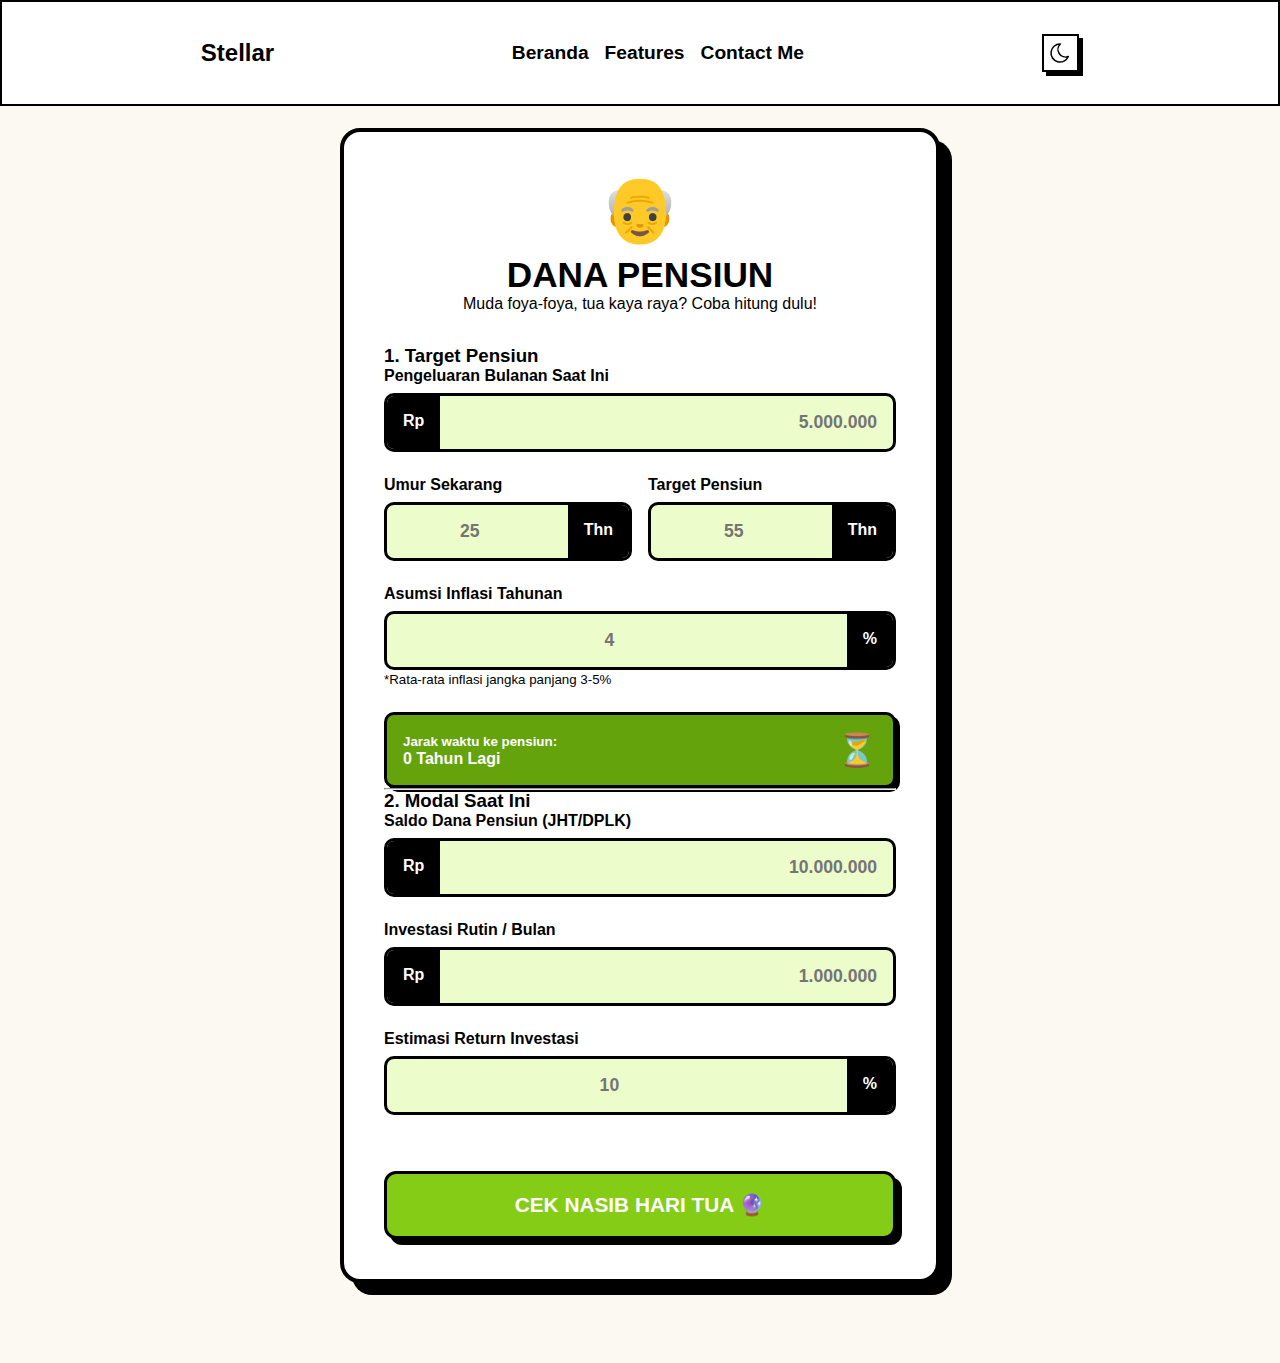
<file: pages/pensiun.html>
<!DOCTYPE html>
<html lang="en">
  <head>
    <meta charset="UTF-8" />
    <meta name="viewport" content="width=device-width, initial-scale=1.0" />
    <link rel="stylesheet" href="../styles/index.css" />
    <link rel="stylesheet" href="../styles/pensiun.css" />
    <title>Document</title>
  </head>
  <body>
    <nav>
      <a href="../index.html" class="logo">Stellar</a>
      <ul>
        <li><a href="../index.html">Beranda</a></li>
        <li><a href="features.html">Features</a></li>
        <li><a href="contact.html">Contact Me</a></li>
      </ul>

      <div class="nightMode">
        <svg
          xmlns="http://www.w3.org/2000/svg"
          width="24"
          height="24"
          viewBox="0 0 24 24"
          fill="none"
          stroke="#000000"
          stroke-width="1.5"
          stroke-linecap="round"
          stroke-linejoin="round"
          class="icon icon-tabler icons-tabler-outline icon-tabler-moon"
        >
          <path stroke="none" d="M0 0h24v24H0z" fill="none" />
          <path
            d="M12 3c.132 0 .263 0 .393 0a7.5 7.5 0 0 0 7.92 12.446a9 9 0 1 1 -8.313 -12.454z"
          />
        </svg>
      </div>
    </nav>

    <div class="container">
      <section class="pension-section">
        <div class="neo-container">
          <div class="calc-header">
            <div class="mascot-box">👴</div>
            <h2>Dana Pensiun</h2>
            <p>Muda foya-foya, tua kaya raya? Coba hitung dulu!</p>
          </div>

          <form id="pensionForm">
            <div class="strategy-section">
              <h3>1. Target Pensiun</h3>

              <div class="input-block">
                <label>Pengeluaran Bulanan Saat Ini</label>
                <div class="neo-input-group lime-theme">
                  <span class="prefix">Rp</span>
                  <input
                    type="text"
                    id="monthlyExpense"
                    class="money-input"
                    placeholder="5.000.000"
                  />
                </div>
              </div>

              <div class="row-inputs">
                <div class="input-block" style="flex: 1">
                  <label>Umur Sekarang</label>
                  <div class="neo-input-group lime-theme">
                    <input
                      type="number"
                      id="currentAge"
                      placeholder="25"
                      style="text-align: center"
                    />
                    <span class="suffix">Thn</span>
                  </div>
                </div>

                <div class="input-block" style="flex: 1">
                  <label>Target Pensiun</label>
                  <div class="neo-input-group lime-theme">
                    <input
                      type="number"
                      id="pensionAge"
                      placeholder="55"
                      style="text-align: center"
                    />
                    <span class="suffix">Thn</span>
                  </div>
                </div>
              </div>

              <div class="input-block">
                <label>Asumsi Inflasi Tahunan</label>
                <div class="neo-input-group lime-theme">
                  <input
                    type="number"
                    id="inflationPension"
                    placeholder="4"
                    step="0.1"
                    style="text-align: center"
                  />
                  <span class="suffix">%</span>
                </div>
                <small>*Rata-rata inflasi jangka panjang 3-5%</small>
              </div>

              <div class="info-badge lime-badge">
                <div>
                  <small>Jarak waktu ke pensiun:</small><br />
                  <strong id="yearsToPension">0 Tahun Lagi</strong>
                </div>
                <div style="text-align: right; font-size: 2rem">⏳</div>
              </div>
            </div>

            <hr class="divider" />

            <div class="strategy-section">
              <h3>2. Modal Saat Ini</h3>

              <div class="input-block">
                <label>Saldo Dana Pensiun (JHT/DPLK)</label>
                <div class="neo-input-group lime-theme">
                  <span class="prefix">Rp</span>
                  <input
                    type="text"
                    id="currentPensionSave"
                    class="money-input"
                    placeholder="10.000.000"
                  />
                </div>
              </div>

              <div class="input-block">
                <label>Investasi Rutin / Bulan</label>
                <div class="neo-input-group lime-theme">
                  <span class="prefix">Rp</span>
                  <input
                    type="text"
                    id="monthlyPensionInvest"
                    class="money-input"
                    placeholder="1.000.000"
                  />
                </div>
              </div>

              <div class="input-block">
                <label>Estimasi Return Investasi</label>
                <div class="neo-input-group lime-theme">
                  <input
                    type="number"
                    id="pensionReturn"
                    placeholder="10"
                    style="text-align: center"
                  />
                  <span class="suffix">%</span>
                </div>
              </div>
            </div>

            <button type="submit" class="pension-btn">
              CEK NASIB HARI TUA 🔮
            </button>
          </form>

          <div id="pensionResult" class="result-card" style="display: none">
            <div class="result-header pension-header-result">
              <h4>🌴 Plan Masa Tua</h4>
            </div>

            <div class="result-body">
              <div id="pensionStatusBox" class="safety-box">
                <div class="icon-status" id="pensionIcon">🏖️</div>
                <div class="text-status">
                  <h5 id="pensionTitle">SIAP PENSIUN</h5>
                  <p id="pensionDesc">Dana aman.</p>
                </div>
              </div>

              <div
                class="recommendation-box"
                style="margin-bottom: 2rem; border-color: #84cc16"
              >
                <p
                  style="
                    margin-bottom: 0.5rem;
                    font-size: 0.8rem;
                    text-transform: uppercase;
                  "
                >
                  Biaya Hidup Tahunan Pas Tua Nanti:
                </p>
                <h3 id="futureAnnualExpense" style="color: #bef264; margin: 0">
                  Rp 0
                </h3>
              </div>

              <div class="result-row big-result">
                <span>Total Dana Dibutuhkan (4% Rule):</span>
                <h2 id="totalNeeded" style="color: #bef264">Rp 0</h2>
                <small style="opacity: 0.6; font-size: 0.8rem"
                  >(Ini angka 'Gunung Emas' kamu)</small
                >
              </div>

              <div class="result-details">
                <div class="detail-item">
                  <span>Proyeksi Uangmu Nanti:</span>
                  <strong id="projectedWealth">Rp 0</strong>
                </div>
                <div class="detail-item">
                  <span>Selisih (Gap):</span>
                  <strong id="pensionGap">Rp 0</strong>
                </div>
              </div>
            </div>
          </div>
        </div>
      </section>
    </div>

    <script src="../javascript/pensiun.js"></script>
  </body>
</html>
</file>
<file: styles/index.css>
* {
  margin: 0;
  padding: 0;
  box-sizing: border-box;
}

body {
  font-family: "Gill Sans", "Gill Sans MT", Calibri, "Trebuchet MS", sans-serif;
}

.container {
  /* min-height: 1000vh; */
  background-color: #fcf8f2;
}

/* Nav Section CSS */
nav {
  z-index: 10;
  position: fixed;
  background-color: white;
  border: 2px solid black;
  width: 100%;
  display: flex;
  justify-content: space-around;
  align-items: center;
  padding: 2rem 5rem;
}

nav .logo {
  color: black;
  font-size: x-large;
  font-weight: bold;
  cursor: pointer;
  text-decoration: none;
}

nav ul {
  font-size: larger;
  display: flex;
  align-items: center;
  justify-content: center;
  gap: 1rem;
  list-style: none;
}

nav ul li a {
  font-weight: 600;
  color: black;
  text-decoration: none;
}

nav .nightMode {
  background-color: white;
  display: flex;
  align-items: center;
  justify-content: center;
  padding: 0.3rem;
  border: 2px solid black;
  box-shadow: 4px 4px;
}

/* Nav End */

/* Hero Start */
.hero {
  position: relative;
  border: 2px solid black;
  padding-top: 2rem;
  min-height: 100vh;
  display: flex;
  flex-direction: column;
  gap: 2rem;
  justify-content: center;
  align-items: center;
}

.hero .directFeatures {
  display: flex;
  flex-direction: column;
  gap: 0.5rem;
}

.hero .directFeatures p {
  font-size: small;
  padding: 0.5rem 1rem;
  color: #10b981;
  border-radius: 20px;
  background-color: #d1fae5;
}

.hero h1 {
  text-align: center;
  font-size: 65px;
  width: 65%;
}

.hero .directFeatures a {
  background-color: white;
  color: black;
  cursor: pointer;
  border: 2px solid black;
  padding: 1rem;
  text-align: center;
  text-decoration: none;
  box-shadow: 5px 5px;
}

.hero .target {
  position: absolute;
  right: 10vh;
  bottom: 10vh;
}

.hero .abstractTree {
  position: absolute;
  width: 180px;
  rotate: -30deg;
  left: 10vh;
  bottom: 10vh;
}

/* Hero End */

/* Line Gap */
.lineGap {
  padding: 1.5rem;
  display: flex;
  justify-content: space-around;
  background-color: blueviolet;
  color: white;
  border: 2px solid black;
}
.lineGap p {
  font-size: 20px;
}

/* About Start */
.aboutStellar {
  border: 2px solid black;
  background-color: aquamarine;
  min-height: 100vh;
  display: flex;
  padding-top: 2rem;
  justify-content: center;
  gap: 5rem;
}

.whatStellar,
.stellarFeatures {
  height: 80vh;
  padding: 2rem;
  width: 30%;
  text-align: justify;
  border: 4px solid black;
  box-shadow: 7px 7px;
}

.whatStellar {
  background-color: lawngreen;
}

.stellarFeatures {
  background-color: skyblue;
}

.whatStellar h2,
.stellarFeatures h2 {
  margin-bottom: 1rem;
}

.whatStellar p,
.stellarFeatures ol li {
  font-size: large;
  margin-bottom: 0.5rem;
}

/* About Section End */

/* Footer Start */
/* --- FOOTER STYLE --- */
footer {
  position: relative;
  background-color: orange;
  color: white;
  padding: 4rem 5rem;
  border: 3px solid black;
  min-height: 100vh;
  overflow: hidden;
}

.footer-container {
  display: flex;
  justify-content: space-between;
  align-items: flex-start;
  flex-wrap: wrap;
  gap: 3rem;
  max-width: 1200px;
  margin: 0 auto;
}

/* --- BAGIAN KIRI (HEADLINE) --- */
.footer-left {
  flex: 2; /* Bagian kiri lebih lebar */
  min-width: 300px;
}

.footer-left h2 {
  font-size: 3rem;
  font-weight: 800;
  line-height: 1.2;
  margin-bottom: 2rem;
  text-transform: uppercase;
}

.btn-footer {
  display: inline-block;
  background-color: white;
  color: black; /* Teks warna ungu */
  padding: 1rem 2rem;
  font-weight: bold;
  text-decoration: none;
  font-size: 1.1rem;
  margin-bottom: 3rem;
  transition: transform 0.2s;
  border: 2px solid black;
  box-shadow: 3px 3px;
}

.btn-footer:hover {
  transform: scale(1.05);
}

.footer-links {
  margin-bottom: 1.5rem;
  display: flex;
  gap: 1.5rem;
}

.footer-links a {
  color: white;
  text-decoration: underline;
  font-weight: bold;
  font-size: 0.9rem;
  text-transform: uppercase;
}

.copyright {
  font-size: 0.9rem;
  opacity: 0.7;
}

/* --- BAGIAN KANAN (CONTACT) --- */
.footer-right {
  flex: 1;
  display: flex;
  flex-direction: column;
  gap: 0.5rem;
  min-width: 200px;
}

.footer-right a {
  padding: 0.5rem;
  width: fit-content;
  color: black;
  box-shadow: 3px 3px;
  background-color: white;
  border: 2px solid black;
  font-size: large;
  margin-bottom: 1.5rem;
  text-decoration: none;
  text-transform: uppercase;
}

.footer-title {
  position: absolute;
  bottom: -12vh;
  right: 29vh;
  font-size: 200px;
  font-weight: 600;
}
</file>
<file: styles/barang.css>
/* --- 1. SETTING FONT GLOBAL (BIAR GAK KAKU) --- */
body {
  font-family: "Segoe UI", Tahoma, Geneva, Verdana, sans-serif; /* Ganti font standar */
}

/* --- 2. LAYOUT & BACKGROUND --- */
.shopping-section {
  background-color: #fcf8f2; /* Krem background */
  min-height: 100vh;
  padding: 8rem 2rem 5rem 2rem;
  display: flex;
  justify-content: center;
  align-items: flex-start;
}

/* --- 3. WADAH UTAMA (KOTAK TEBAL) --- */
.neo-container {
  background-color: white;
  width: 100%;
  max-width: 600px;
  border: 4px solid black; /* Garis tebal */
  box-shadow: 12px 12px 0px black; /* Shadow keras */
  padding: 2.5rem;
  border-radius: 20px;
  position: relative;
}

/* --- 4. HEADER & JUDUL --- */
.calc-header {
  text-align: center;
  margin-bottom: 2rem;
}
.mascot-box {
  font-size: 4rem;
  margin-bottom: 0.5rem;
}
.calc-header h2 {
  font-weight: 900;
  font-size: 2.2rem;
  text-transform: uppercase;
  margin: 0;
}
.calc-header p {
  color: #666;
  margin-top: 0.5rem;
}

/* --- 5. STYLE INPUT (TEMA CYAN) --- */
.strategy-section h3 {
  font-weight: 800;
  border-bottom: 3px solid black;
  display: inline-block;
  margin-bottom: 1.5rem;
}

.input-block {
  margin-bottom: 1.5rem;
}
.input-block label {
  display: block;
  font-weight: 800;
  margin-bottom: 0.5rem;
}
.row-inputs {
  display: flex;
  gap: 1rem;
}

/* Kotak Input Neo */
.neo-input-group {
  display: flex;
  border: 3px solid black;
  border-radius: 10px;
  overflow: hidden;
  transition: 0.2s;
  background-color: white;
}

/* INI YANG BIKIN WARNA CYAN */
.neo-input-group.cyan-theme {
  background-color: #cffafe; /* Cyan Muda */
}

.neo-input-group:focus-within {
  transform: translate(2px, 2px);
  box-shadow: 4px 4px 0px black;
  background-color: #a5f3fc;
}

.prefix,
.suffix {
  padding: 1rem;
  background: black;
  color: white;
  font-weight: bold;
}

.money-input,
input {
  width: 100%;
  border: none;
  background: transparent;
  padding: 1rem;
  font-size: 1.1rem;
  font-weight: bold;
  text-align: right;
  outline: none;
}
/* Paksa text align left buat nama barang */
#itemName {
  text-align: left;
}

/* --- 6. TOMBOL PILIHAN BAYAR (CASH/KREDIT) --- */
.payment-toggle {
  display: flex;
  gap: 1rem;
  margin-bottom: 1.5rem;
}

.payment-toggle input {
  display: none;
} /* Umpetin radio asli */

.payment-toggle label {
  flex: 1;
  padding: 1rem;
  border: 3px solid black;
  text-align: center;
  font-weight: 800;
  cursor: pointer;
  background: white;
  box-shadow: 4px 4px 0px black;
  border-radius: 10px;
  transition: 0.2s;
  font-size: 1.1rem;
}

/* Kalau Dipilih */
.payment-toggle input:checked + label {
  background-color: #22d3ee; /* Cyan Neon */
  transform: translate(2px, 2px);
  box-shadow: 2px 2px 0px black;
}

/* --- 7. BADGE TOTAL UANG (CYAN TUA) --- */
.info-badge.cyan-badge {
  background-color: #06b6d4;
  color: white;
  border: 3px solid black;
  padding: 1rem;
  border-radius: 10px;
  display: flex;
  justify-content: space-between;
  align-items: center;
  box-shadow: 4px 4px 0px black;
  margin-top: 1rem;
}

/* --- 8. TOMBOL UTAMA --- */
.shop-btn {
  width: 100%;
  padding: 1.2rem;
  background-color: #0891b2; /* Cyan Gelap */
  color: white;
  font-weight: 900;
  font-size: 1.3rem;
  text-transform: uppercase;
  border: 3px solid black;
  box-shadow: 6px 6px 0px black;
  cursor: pointer;
  border-radius: 12px;
  margin-top: 2rem;
  transition: all 0.1s;
}

.shop-btn:hover {
  transform: translate(4px, 4px);
  box-shadow: 2px 2px 0px black;
  background-color: #0e7490;
}

/* --- 9. HASIL (RESULT CARD) --- */
.result-card {
  margin-top: 3rem;
  border: 4px solid black;
  border-radius: 15px;
  overflow: hidden;
  animation: slideUp 0.5s ease;
  background-color: white;
}

.shop-header-result {
  background-color: #06b6d4;
  color: white;
  padding: 1rem;
  text-align: center;
  border-bottom: 3px solid black;
  font-weight: 900;
  font-size: 1.5rem;
}

.result-body {
  background-color: #111; /* Dark Mode */
  padding: 2rem;
  color: white;
}

.big-result {
  text-align: center;
  margin-bottom: 2rem;
}
.big-result h2 {
  font-size: 2.5rem;
  color: #67e8f9; /* Cyan Terang */
  text-shadow: 3px 3px 0px black;
  margin-top: 0.5rem;
}

/* Progress Bar */
.comparison-bar-wrapper {
  margin-bottom: 2rem;
}
.comp-label {
  display: flex;
  justify-content: space-between;
  color: white;
  margin-bottom: 5px;
}

.progress-track {
  width: 100%;
  height: 25px;
  background-color: #333;
  border: 2px solid white;
  border-radius: 50px;
  overflow: hidden;
}
.progress-fill {
  height: 100%;
  transition: width 1s ease;
}

.detail-item {
  display: flex;
  justify-content: space-between;
  padding: 0.8rem 0;
  border-bottom: 1px solid #333;
}

/* Status Box */
.safety-box {
  border: 3px solid black;
  padding: 1rem;
  margin-bottom: 2rem;
  display: flex;
  align-items: center;
  gap: 1rem;
  border-radius: 10px;
  box-shadow: 5px 5px 0px black;
  color: black;
  background-color: white;
}
.status-safe {
  background-color: #4ade80;
}
.status-danger {
  background-color: #ff5f56;
  color: white;
}

.text-status h5 {
  margin: 0;
  font-weight: 900;
  text-transform: uppercase;
}
.text-status p {
  margin: 0;
}

@keyframes slideUp {
  from {
    transform: translateY(20px);
    opacity: 0;
  }
  to {
    transform: translateY(0);
    opacity: 1;
  }
}

/* Responsif HP */
@media (max-width: 768px) {
  .neo-container {
    padding: 1.5rem;
  }
  .row-inputs {
    flex-direction: column;
    gap: 0;
  }
  .prefix,
  .suffix {
    padding: 0.8rem;
  }
}
</file>
<file: styles/contact.css>
.form-contact {
  min-height: 100vh;
  display: flex;
  justify-content: center;
  background-color: aquamarine;
}

.form-content {
  box-shadow: 5px 8px;
  padding: 9rem 2rem 3rem;
  background-color: white;
  border: 3px solid black;
}

.form-content p {
  color: gray;
  margin-bottom: 1rem;
}

form {
  display: flex;
  flex-direction: column;
  gap: 1rem;
}

form input,
.message textarea {
  width: 100%;
  padding: 1rem;
  border: 2px solid black;
  box-shadow: 3px 3px;
}

form button {
  background-color: orange;
  font-weight: bold;
  width: 100%;
  padding: 1rem;
  border: 2px solid black;
  box-shadow: 3px 3px;
}

textarea {
  min-height: 150px;
}

.name,
.email,
.message {
  display: flex;
  flex-direction: column;
  gap: 0.2rem;
}

label {
  font-weight: bold;
}
</file>
<file: styles/kalkulator.css>
/* --- CONTAINER UTAMA --- */
.calculator-section {
  background-color: #fcf8f2;
  padding: 4rem 2rem;
  min-height: 100vh;
  display: flex;
  justify-content: center;
}

.neo-container {
  width: 100%;
  max-width: 500px;
  background: white;
  border: 4px solid black;
  box-shadow: 10px 10px 0px black;
  padding: 2rem;
  border-radius: 15px;
}

/* --- HEADER --- */
.calc-header {
  text-align: center;
  margin-bottom: 2rem;
}
.mascot-box {
  font-size: 3rem;
  margin-bottom: 0.5rem;
}
.calc-header h2 {
  font-weight: 900;
  font-size: 2rem;
  text-transform: uppercase;
}

/* --- INPUT STYLES --- */
.input-block {
  margin-bottom: 1.5rem;
}
.input-block label {
  display: block;
  font-weight: 800;
  margin-bottom: 0.5rem;
  font-size: 0.95rem;
}

.neo-input-group {
  display: flex;
  border: 3px solid black;
  border-radius: 8px;
  overflow: hidden;
  transition: 0.2s;
}

/* Warna Default Input (Biru Muda) */
.neo-input-group {
  background-color: #e0f2fe;
}
/* Warna Strategy Input (Kuning biar beda) */
.neo-input-group.yellow-theme {
  background-color: #fef9c3;
}

.neo-input-group:focus-within {
  transform: translate(2px, 2px);
  box-shadow: 3px 3px 0px black;
}

.prefix,
.suffix {
  padding: 1rem;
  background: black;
  color: white;
  font-weight: bold;
  font-size: 1.1rem;
}

.neo-input-group input {
  width: 100%;
  border: none;
  background: transparent;
  padding: 0 1rem;
  font-size: 1.2rem;
  font-weight: bold;
  outline: none;
}

.divider {
  border: 2px dashed black;
  margin: 2rem 0;
  opacity: 0.3;
}

/* --- BUTTON --- */
.btn-calculate {
  width: 100%;
  padding: 1rem;
  background-color: #3300e6; /* Ungu Kreate */
  color: white;
  font-weight: 900;
  font-size: 1.2rem;
  border: 3px solid black;
  box-shadow: 5px 5px 0px black;
  cursor: pointer;
  margin-top: 1rem;
  transition: 0.2s;
}

.btn-calculate:hover {
  transform: translate(2px, 2px);
  box-shadow: 2px 2px 0px black;
}

/* --- RESULT CARD (Bagian Hitam di Referensi) --- */
.result-card {
  margin-top: 3rem;
  border: 3px solid black;
  border-radius: 10px;
  overflow: hidden;
  animation: slideUp 0.5s ease;
}

@keyframes slideUp {
  from {
    transform: translateY(20px);
    opacity: 0;
  }
  to {
    transform: translateY(0);
    opacity: 1;
  }
}

.result-header {
  background-color: #3300e6;
  color: white;
  padding: 1rem;
  text-align: center;
  border-bottom: 3px solid black;
}

.result-body {
  background-color: #1a1a1a; /* Dark Mode background */
  padding: 1.5rem;
  color: white;
}

.big-result {
  text-align: center;
  margin-bottom: 1.5rem;
}
.big-result h2 {
  font-size: 2.5rem;
  color: #ffd700; /* Kuning Emas */
  text-shadow: 3px 3px 0px black;
}

/* Progress Bar Breakdown */
.breakdown-bar {
  display: flex;
  height: 25px;
  border: 2px solid white;
  border-radius: 50px;
  overflow: hidden;
  margin-bottom: 0.5rem;
}
.bar-part.principal {
  background-color: #3ca9fc;
} /* Biru */
.bar-part.interest {
  background-color: #4ade80;
} /* Hijau */

.legend {
  font-size: 0.8rem;
  display: flex;
  gap: 1rem;
  justify-content: center;
  margin-bottom: 1.5rem;
}
.dot-principal {
  color: #3ca9fc;
}
.dot-interest {
  color: #4ade80;
}

.detail-item {
  display: flex;
  justify-content: space-between;
  padding: 0.5rem 0;
  border-bottom: 1px solid #444;
}
.detail-item:last-child {
  border-bottom: none;
  margin-top: 1rem;
}
</file>
<file: styles/kendaraan.css>
/* --- 1. LAYOUT & BACKGROUND ORANYE --- */
.vehicle-section {
  background-color: #fcf8f2; /* Krem Cerah */
  min-height: 100vh;
  padding: 8rem 2rem 5rem 2rem;
  display: flex;
  justify-content: center;
  align-items: flex-start;
}

/* --- 2. CONTAINER UTAMA (KOTAK GEDE) --- */
.neo-container {
  background-color: white;
  width: 100%;
  max-width: 600px;
  border: 4px solid black; /* Border Tebal Khas Neo */
  box-shadow: 12px 12px 0px black; /* Shadow Keras */
  padding: 2.5rem;
  border-radius: 20px;
}

/* --- 3. HEADER & JUDUL --- */
.calc-header {
  text-align: center;
  margin-bottom: 2rem;
}
.mascot-box {
  font-size: 4rem;
  margin-bottom: 0.5rem;
}
.calc-header h2 {
  font-weight: 900;
  font-size: 2.2rem;
  text-transform: uppercase;
}

/* --- 4. INPUT FIELD (WARNA ORANYE) --- */
.input-block {
  margin-bottom: 1.5rem;
}
.input-block label {
  display: block;
  font-weight: 800;
  margin-bottom: 0.5rem;
}
.row-inputs {
  display: flex;
  gap: 1rem;
}

.neo-input-group {
  display: flex;
  border: 3px solid black;
  border-radius: 10px;
  overflow: hidden;
  transition: 0.2s;
  background-color: white;
}

/* INI YANG BIKIN ORANYE BOS */
.neo-input-group.orange-theme {
  background-color: #ffedd5; /* Oranye Muda Banget */
}

.neo-input-group:focus-within {
  transform: translate(2px, 2px);
  box-shadow: 4px 4px 0px black;
  background-color: #fed7aa; /* Jadi agak gelap pas diklik */
}

.prefix,
.suffix {
  padding: 1rem;
  background: black;
  color: white;
  font-weight: bold;
}

.money-input,
input {
  width: 100%;
  border: none;
  background: transparent;
  padding: 1rem;
  font-size: 1.2rem;
  font-weight: bold;
  text-align: right;
  outline: none;
}

/* --- 5. BADGE INFO (YANG KOTAK KUNING DI TENGAH) --- */
.info-badge.orange-badge {
  background-color: #fbbf24; /* Kuning Emas */
  color: black;
  border: 3px solid black;
  padding: 1rem;
  border-radius: 10px;
  display: flex;
  justify-content: space-between;
  align-items: center;
  box-shadow: 4px 4px 0px black;
  margin-top: 1rem;
}

/* --- 6. TOMBOL UTAMA (GAHAR) --- */
.vehicle-btn {
  width: 100%;
  padding: 1.2rem;
  background-color: #f97316; /* ORANYE NYALA */
  color: white;
  font-weight: 900;
  font-size: 1.3rem;
  text-transform: uppercase;
  border: 3px solid black;
  box-shadow: 6px 6px 0px black;
  cursor: pointer;
  border-radius: 12px;
  margin-top: 2rem;
  transition: all 0.1s;
}

.vehicle-btn:hover {
  transform: translate(4px, 4px);
  box-shadow: 2px 2px 0px black;
  background-color: #ea580c;
}

/* --- 7. HASIL (RESULT CARD) --- */
.result-card {
  margin-top: 3rem;
  border: 4px solid black;
  border-radius: 15px;
  overflow: hidden;
  animation: slideUp 0.5s ease;
}

.vehicle-header-result {
  background-color: #f97316; /* Header Oranye */
  color: white;
  padding: 1rem;
  text-align: center;
  border-bottom: 3px solid black;
  font-weight: 900;
  font-size: 1.5rem;
}

.result-body {
  background-color: #1a1a1a; /* Dark Mode */
  padding: 2rem;
  color: white;
}

.big-result {
  text-align: center;
  margin-bottom: 2rem;
}
.big-result h2 {
  font-size: 2.5rem;
  color: #fbbf24; /* Kuning text */
  text-shadow: 3px 3px 0px black;
}

/* Progress Bar Style */
.comparison-bar-wrapper {
  margin-bottom: 2rem;
}
.progress-track {
  width: 100%;
  height: 30px;
  background-color: #333;
  border: 2px solid white;
  border-radius: 50px;
  overflow: hidden;
  margin-top: 0.5rem;
}
.progress-fill {
  height: 100%;
  background-color: #4ade80;
  transition: width 1s ease;
}

/* List Detail Bawah */
.detail-item {
  display: flex;
  justify-content: space-between;
  padding: 0.8rem 0;
  border-bottom: 1px solid #333;
}

/* --- RESPONSIF HP --- */
@media (max-width: 768px) {
  .neo-container {
    padding: 1.5rem;
  }
  .row-inputs {
    flex-direction: column;
    gap: 0;
  }
}

/* Animasi Muncul */
@keyframes slideUp {
  from {
    transform: translateY(20px);
    opacity: 0;
  }
  to {
    transform: translateY(0);
    opacity: 1;
  }
}
</file>
<file: styles/kpr.css>
/* --- 1. LAYOUT UTAMA & BACKGROUND --- */
.kpr-section {
  background-color: #fcf8f2; /* Warna krem background halaman */
  min-height: 100vh;
  padding: 8rem 2rem 5rem 2rem; /* Jarak biar gak ketutup navbar */
  display: flex;
  justify-content: center;
  align-items: flex-start;
}

/* --- 2. KOTAK KONTTAINER (WADAH UTAMA) --- */
.neo-container {
  background-color: white;
  width: 100%;
  max-width: 600px; /* Lebar maksimal biar enak dilihat */
  border: 4px solid black; /* Garis tebal banget */
  box-shadow: 12px 12px 0px black; /* Bayangan hitam keras */
  padding: 2.5rem;
  border-radius: 20px;
}

/* --- 3. HEADER & MASKOT --- */
.calc-header {
  text-align: center;
  margin-bottom: 2rem;
}
.mascot-box {
  font-size: 4rem;
  margin-bottom: 0.5rem;
}
.calc-header h2 {
  font-weight: 900;
  font-size: 2.2rem;
  text-transform: uppercase;
  margin-bottom: 0.5rem;
  -webkit-text-stroke: 1px black; /* Opsional: Outline tipis */
}

/* --- 4. STYLE INPUT (KOTAK ISIAN) --- */
.strategy-section h3 {
  font-weight: 800;
  margin-bottom: 1.5rem;
  border-bottom: 3px solid black;
  display: inline-block;
  padding-bottom: 5px;
}

.input-block {
  margin-bottom: 1.5rem;
}

.input-block label {
  display: block;
  font-weight: 700;
  margin-bottom: 0.5rem;
  font-size: 1rem;
}

/* Kotak Input Neo */
.neo-input-group {
  display: flex;
  align-items: center;
  border: 3px solid black;
  border-radius: 10px;
  overflow: hidden;
  transition: all 0.2s;
  background-color: white; /* Default putih */
}

/* Warna Tema KPR (Biru Muda) */
.neo-input-group.blue-theme {
  background-color: #e0f2fe;
}

/* Efek pas diklik */
.neo-input-group:focus-within {
  transform: translate(2px, 2px); /* Gerak dikit */
  box-shadow: 4px 4px 0px black; /* Muncul bayangan */
}

/* Tulisan Rp / % / Tahun */
.prefix,
.suffix {
  background-color: black;
  color: white;
  padding: 1rem;
  font-weight: bold;
  font-size: 1.1rem;
}

/* Input Field-nya sendiri */
.neo-input-group input {
  width: 100%;
  padding: 1rem;
  border: none;
  background: transparent;
  font-size: 1.2rem;
  font-weight: bold;
  outline: none; /* Ilangin garis biru browser */
  text-align: right; /* Angka rata kanan */
}

/* Layout Baris (Kiri Kanan) */
.row-inputs {
  display: flex;
  gap: 1.5rem;
}

/* Garis Pemisah */
.divider {
  border: 0;
  border-top: 3px dashed #ccc;
  margin: 2.5rem 0;
}

/* Input Mati (Read Only) */
.disabled-input {
  background-color: #eee !important;
  cursor: not-allowed;
  opacity: 0.8;
}

/* --- 5. TOMBOL HITUNG --- */
.kpr-btn {
  width: 100%;
  padding: 1.2rem;
  background-color: #3ca9fc; /* BIRU TOMBOL */
  color: white;
  font-weight: 900;
  font-size: 1.3rem;
  text-transform: uppercase;
  border: 3px solid black;
  box-shadow: 6px 6px 0px black;
  cursor: pointer;
  border-radius: 12px;
  margin-top: 2rem;
  transition: all 0.1s;
}

.kpr-btn:hover {
  transform: translate(4px, 4px); /* Efek tombol ditekan */
  box-shadow: 2px 2px 0px black;
}

/* --- 6. HASIL (RESULT CARD) --- */
.result-card {
  margin-top: 3rem;
  border: 4px solid black;
  border-radius: 15px;
  overflow: hidden;
  animation: slideUp 0.5s ease;
}

@keyframes slideUp {
  from {
    transform: translateY(20px);
    opacity: 0;
  }
  to {
    transform: translateY(0);
    opacity: 1;
  }
}

.result-header {
  background-color: #3ca9fc;
  color: white;
  padding: 1rem;
  text-align: center;
  border-bottom: 3px solid black;
}
.result-header h4 {
  margin: 0;
  font-size: 1.5rem;
  font-weight: 800;
}

.result-body {
  background-color: #111; /* Dark Mode */
  padding: 2rem;
  color: white;
}

/* Angka Gede */
.big-result {
  text-align: center;
  margin-bottom: 2rem;
}
.big-result span {
  opacity: 0.7;
}
.big-result h2 {
  font-size: 2.5rem;
  color: #ffd700; /* Kuning Emas */
  margin-top: 0.5rem;
  text-shadow: 3px 3px 0px black;
}

/* List Detail Bawahnya */
.detail-item {
  display: flex;
  justify-content: space-between;
  padding: 0.8rem 0;
  border-bottom: 1px solid #333;
}
.detail-item:last-child {
  border: none;
}

/* --- 7. SAFETY BOX (BAHAYA/AMAN) --- */
.safety-box {
  border: 3px solid black;
  padding: 1rem;
  margin-bottom: 2rem;
  display: flex;
  align-items: center;
  gap: 1rem;
  border-radius: 10px;
  box-shadow: 5px 5px 0px black;
  color: black;
}

.status-safe {
  background-color: #4ade80;
} /* Hijau */
.status-warning {
  background-color: #facc15;
} /* Kuning */
.status-danger {
  background-color: #ff5f56;
  color: white;
} /* Merah */

.text-status h5 {
  margin: 0;
  font-weight: 900;
  text-transform: uppercase;
  font-size: 1.1rem;
}
.text-status p {
  margin: 0;
  font-size: 0.9rem;
  font-weight: 600;
}

/* --- RESPONSIF HP --- */
@media (max-width: 768px) {
  .neo-container {
    padding: 1.5rem;
  }
  .row-inputs {
    flex-direction: column;
    gap: 0;
  }
  .prefix,
  .suffix {
    padding: 0.8rem;
    font-size: 1rem;
  }
}
</file>
<file: styles/pendidikan.css>
/* --- 1. LAYOUT HALAMAN & BACKGROUND --- */
.education-section {
  background-color: #fcf8f2; /* Warna krem background */
  min-height: 100vh;
  padding: 8rem 2rem 5rem 2rem; /* Jarak biar gak ketabrak navbar */
  display: flex;
  justify-content: center;
  align-items: flex-start;
}

/* --- 2. WADAH UTAMA (KOTAK TEBAL) --- */
.neo-container {
  background-color: white;
  width: 100%;
  max-width: 600px;
  border: 4px solid black; /* Border Tebal Hitam */
  box-shadow: 12px 12px 0px black; /* Shadow Keras */
  padding: 2.5rem;
  border-radius: 20px;
  position: relative; /* Penting biar isinya gak lari */
}

/* --- 3. HEADER & JUDUL --- */
.calc-header {
  text-align: center;
  margin-bottom: 2rem;
}
.mascot-box {
  font-size: 4rem;
  margin-bottom: 0.5rem;
}
.calc-header h2 {
  font-weight: 900;
  font-size: 2.2rem;
  text-transform: uppercase;
}

/* --- 4. STYLE INPUT (TEMA PINK) --- */
.input-block {
  margin-bottom: 1.5rem;
}
.input-block label {
  display: block;
  font-weight: 800;
  margin-bottom: 0.5rem;
}

/* Baris Kiri-Kanan */
.row-inputs {
  display: flex;
  gap: 1rem;
}

/* Kotak Input Neo */
.neo-input-group {
  display: flex;
  border: 3px solid black;
  border-radius: 10px;
  overflow: hidden; /* Biar ujungnya gak lancip */
  transition: 0.2s;
  background-color: white;
}

/* INI YANG BIKIN WARNA PINK */
.neo-input-group.pink-theme {
  background-color: #fbcfe8; /* Pink Muda */
}

/* Efek Klik */
.neo-input-group:focus-within {
  transform: translate(2px, 2px);
  box-shadow: 4px 4px 0px black;
  background-color: #f9a8d4; /* Pink agak tua pas diklik */
}

/* Tulisan Rp / Tahun (Prefix/Suffix) */
.prefix,
.suffix {
  padding: 1rem;
  background: black;
  color: white;
  font-weight: bold;
}

/* Input Aslinya */
.money-input,
input {
  width: 100%;
  border: none;
  background: transparent;
  padding: 1rem;
  font-size: 1.1rem;
  font-weight: bold;
  text-align: right; /* Angka rata kanan */
  outline: none;
}

/* --- 5. BADGE WAKTU TERSISA (PINK TEBAL) --- */
.info-badge.pink-badge {
  background-color: #d946ef; /* Magenta */
  color: white;
  border: 3px solid black;
  padding: 1rem;
  border-radius: 10px;
  display: flex;
  justify-content: space-between;
  align-items: center;
  box-shadow: 4px 4px 0px black;
  margin-top: 1rem;
  font-weight: bold;
}

/* --- 6. TOMBOL HITUNG (MAGENTA) --- */
.edu-btn {
  width: 100%;
  padding: 1.2rem;
  background-color: #d946ef; /* Magenta Nyala */
  color: white;
  font-weight: 900;
  font-size: 1.3rem;
  text-transform: uppercase;
  border: 3px solid black;
  box-shadow: 6px 6px 0px black;
  cursor: pointer;
  border-radius: 12px;
  margin-top: 2rem;
  transition: all 0.1s;
}

.edu-btn:hover {
  transform: translate(4px, 4px);
  box-shadow: 2px 2px 0px black;
  background-color: #c026d3;
}

/* --- 7. HASIL (RESULT CARD) --- */
.result-card {
  margin-top: 3rem;
  border: 4px solid black;
  border-radius: 15px;
  overflow: hidden;
  animation: slideUp 0.5s ease;
  background-color: white; /* Jaga-jaga */
}

.edu-header-result {
  background-color: #d946ef;
  color: white;
  padding: 1rem;
  text-align: center;
  border-bottom: 3px solid black;
  font-weight: 900;
  font-size: 1.5rem;
}

.result-body {
  background-color: #1a1a1a; /* Dark Mode */
  padding: 2rem;
  color: white;
}

/* Angka Gede */
.big-result {
  text-align: center;
  margin-bottom: 2rem;
}
.big-result h2 {
  font-size: 2.5rem;
  color: #f472b6; /* Pink Neon */
  text-shadow: 3px 3px 0px black;
  margin-top: 0.5rem;
}

/* List Detail */
.detail-item {
  display: flex;
  justify-content: space-between;
  padding: 0.8rem 0;
  border-bottom: 1px solid #333;
}

/* Kotak Rekomendasi */
.recommendation-box {
  margin-top: 1.5rem;
  padding: 1rem;
  background-color: #333;
  border: 2px dashed #666;
  border-radius: 8px;
  text-align: center;
  font-size: 0.95rem;
  color: #ddd;
}

/* --- 8. STATUS BOX (AMAN/BAHAYA) --- */
.safety-box {
  border: 3px solid black;
  padding: 1rem;
  margin-bottom: 2rem;
  display: flex;
  align-items: center;
  gap: 1rem;
  border-radius: 10px;
  box-shadow: 5px 5px 0px black;
  color: black;
}
.status-safe {
  background-color: #4ade80;
} /* Hijau */
.status-danger {
  background-color: #ff5f56;
  color: white;
} /* Merah */

.text-status h5 {
  margin: 0;
  font-weight: 900;
  text-transform: uppercase;
  font-size: 1.1rem;
}
.text-status p {
  margin: 0;
  font-size: 0.9rem;
}

/* Animasi Muncul */
@keyframes slideUp {
  from {
    transform: translateY(20px);
    opacity: 0;
  }
  to {
    transform: translateY(0);
    opacity: 1;
  }
}

/* Responsif HP */
@media (max-width: 768px) {
  .neo-container {
    padding: 1.5rem;
  }
  .row-inputs {
    flex-direction: column;
    gap: 0;
  }
  .prefix,
  .suffix {
    padding: 0.8rem;
  }
}
</file>
<file: styles/pensiun.css>
/* --- 1. LAYOUT & BACKGROUND --- */
.pension-section {
  background-color: #fcf8f2; /* Krem background */
  min-height: 100vh;
  padding: 8rem 2rem 5rem 2rem; /* Jarak atas biar gak ketutup navbar */
  display: flex;
  justify-content: center;
  align-items: flex-start;
}

/* --- 2. WADAH UTAMA (KOTAK TEBAL) --- */
.neo-container {
  background-color: white;
  width: 100%;
  max-width: 600px;
  border: 4px solid black; /* Garis hitam tebal */
  box-shadow: 12px 12px 0px black; /* Shadow keras */
  padding: 2.5rem;
  border-radius: 20px;
  position: relative;
}

/* --- 3. HEADER & JUDUL --- */
.calc-header {
  text-align: center;
  margin-bottom: 2rem;
}
.mascot-box {
  font-size: 4rem;
  margin-bottom: 0.5rem;
}
.calc-header h2 {
  font-weight: 900;
  font-size: 2.2rem;
  text-transform: uppercase;
}

/* --- 4. STYLE INPUT (TEMA LIME) --- */
.input-block {
  margin-bottom: 1.5rem;
}
.input-block label {
  display: block;
  font-weight: 800;
  margin-bottom: 0.5rem;
}

/* Layout Baris Kiri-Kanan */
.row-inputs {
  display: flex;
  gap: 1rem;
}

/* Kotak Input Neo */
.neo-input-group {
  display: flex;
  border: 3px solid black;
  border-radius: 10px;
  overflow: hidden;
  transition: 0.2s;
  background-color: white;
}

/* INI YANG BIKIN WARNA HIJAU LIME */
.neo-input-group.lime-theme {
  background-color: #ecfccb; /* Lime Muda */
}

/* Efek Klik */
.neo-input-group:focus-within {
  transform: translate(2px, 2px);
  box-shadow: 4px 4px 0px black;
  background-color: #d9f99d; /* Lime agak gelap dikit */
}

/* Tulisan Rp / Tahun */
.prefix,
.suffix {
  padding: 1rem;
  background: black;
  color: white;
  font-weight: bold;
}

/* Input Aslinya */
.money-input,
input {
  width: 100%;
  border: none;
  background: transparent;
  padding: 1rem;
  font-size: 1.1rem;
  font-weight: bold;
  text-align: right;
  outline: none;
}

/* --- 5. BADGE WAKTU (HIJAU TUA) --- */
.info-badge.lime-badge {
  background-color: #65a30d; /* Hijau Lumut */
  color: white;
  border: 3px solid black;
  padding: 1rem;
  border-radius: 10px;
  display: flex;
  justify-content: space-between;
  align-items: center;
  box-shadow: 4px 4px 0px black;
  margin-top: 1rem;
  font-weight: bold;
}

/* --- 6. TOMBOL HITUNG (HIJAU NEON) --- */
.pension-btn {
  width: 100%;
  padding: 1.2rem;
  background-color: #84cc16; /* Lime Cerah */
  color: white;
  font-weight: 900;
  font-size: 1.3rem;
  text-transform: uppercase;
  border: 3px solid black;
  box-shadow: 6px 6px 0px black;
  cursor: pointer;
  border-radius: 12px;
  margin-top: 2rem;
  transition: all 0.1s;
}

.pension-btn:hover {
  transform: translate(4px, 4px);
  box-shadow: 2px 2px 0px black;
  background-color: #4d7c0f;
}

/* --- 7. HASIL (RESULT CARD) --- */
.result-card {
  margin-top: 3rem;
  border: 4px solid black;
  border-radius: 15px;
  overflow: hidden;
  animation: slideUp 0.5s ease;
}

.pension-header-result {
  background-color: #84cc16; /* Header Hijau */
  color: white;
  padding: 1rem;
  text-align: center;
  border-bottom: 3px solid black;
  font-weight: 900;
  font-size: 1.5rem;
}

.result-body {
  background-color: #1a1a1a; /* Dark Mode */
  padding: 2rem;
  color: white;
}

/* Angka Gede */
.big-result {
  text-align: center;
  margin-bottom: 2rem;
}
.big-result h2 {
  font-size: 2.5rem;
  color: #bef264; /* Text Lime Neon */
  text-shadow: 3px 3px 0px black;
  margin-top: 0.5rem;
}

/* List Detail */
.detail-item {
  display: flex;
  justify-content: space-between;
  padding: 0.8rem 0;
  border-bottom: 1px solid #333;
}

/* Kotak Rekomendasi Khusus Pensiun */
.recommendation-box {
  padding: 1rem;
  border: 2px dashed #84cc16;
  border-radius: 10px;
  text-align: center;
  background-color: #222;
}

/* --- 8. STATUS BOX (AMAN/BAHAYA) --- */
.safety-box {
  border: 3px solid black;
  padding: 1rem;
  margin-bottom: 2rem;
  display: flex;
  align-items: center;
  gap: 1rem;
  border-radius: 10px;
  box-shadow: 5px 5px 0px black;
  color: black;
}
.status-safe {
  background-color: #4ade80;
} /* Hijau Aman */
.status-danger {
  background-color: #ff5f56;
  color: white;
} /* Merah Bahaya */

.text-status h5 {
  margin: 0;
  font-weight: 900;
  text-transform: uppercase;
  font-size: 1.1rem;
}
.text-status p {
  margin: 0;
  font-size: 0.9rem;
}

/* Animasi Muncul */
@keyframes slideUp {
  from {
    transform: translateY(20px);
    opacity: 0;
  }
  to {
    transform: translateY(0);
    opacity: 1;
  }
}

/* Responsif HP */
@media (max-width: 768px) {
  .neo-container {
    padding: 1.5rem;
  }
  .row-inputs {
    flex-direction: column;
    gap: 0;
  }
  .prefix,
  .suffix {
    padding: 0.8rem;
  }
}
</file>
